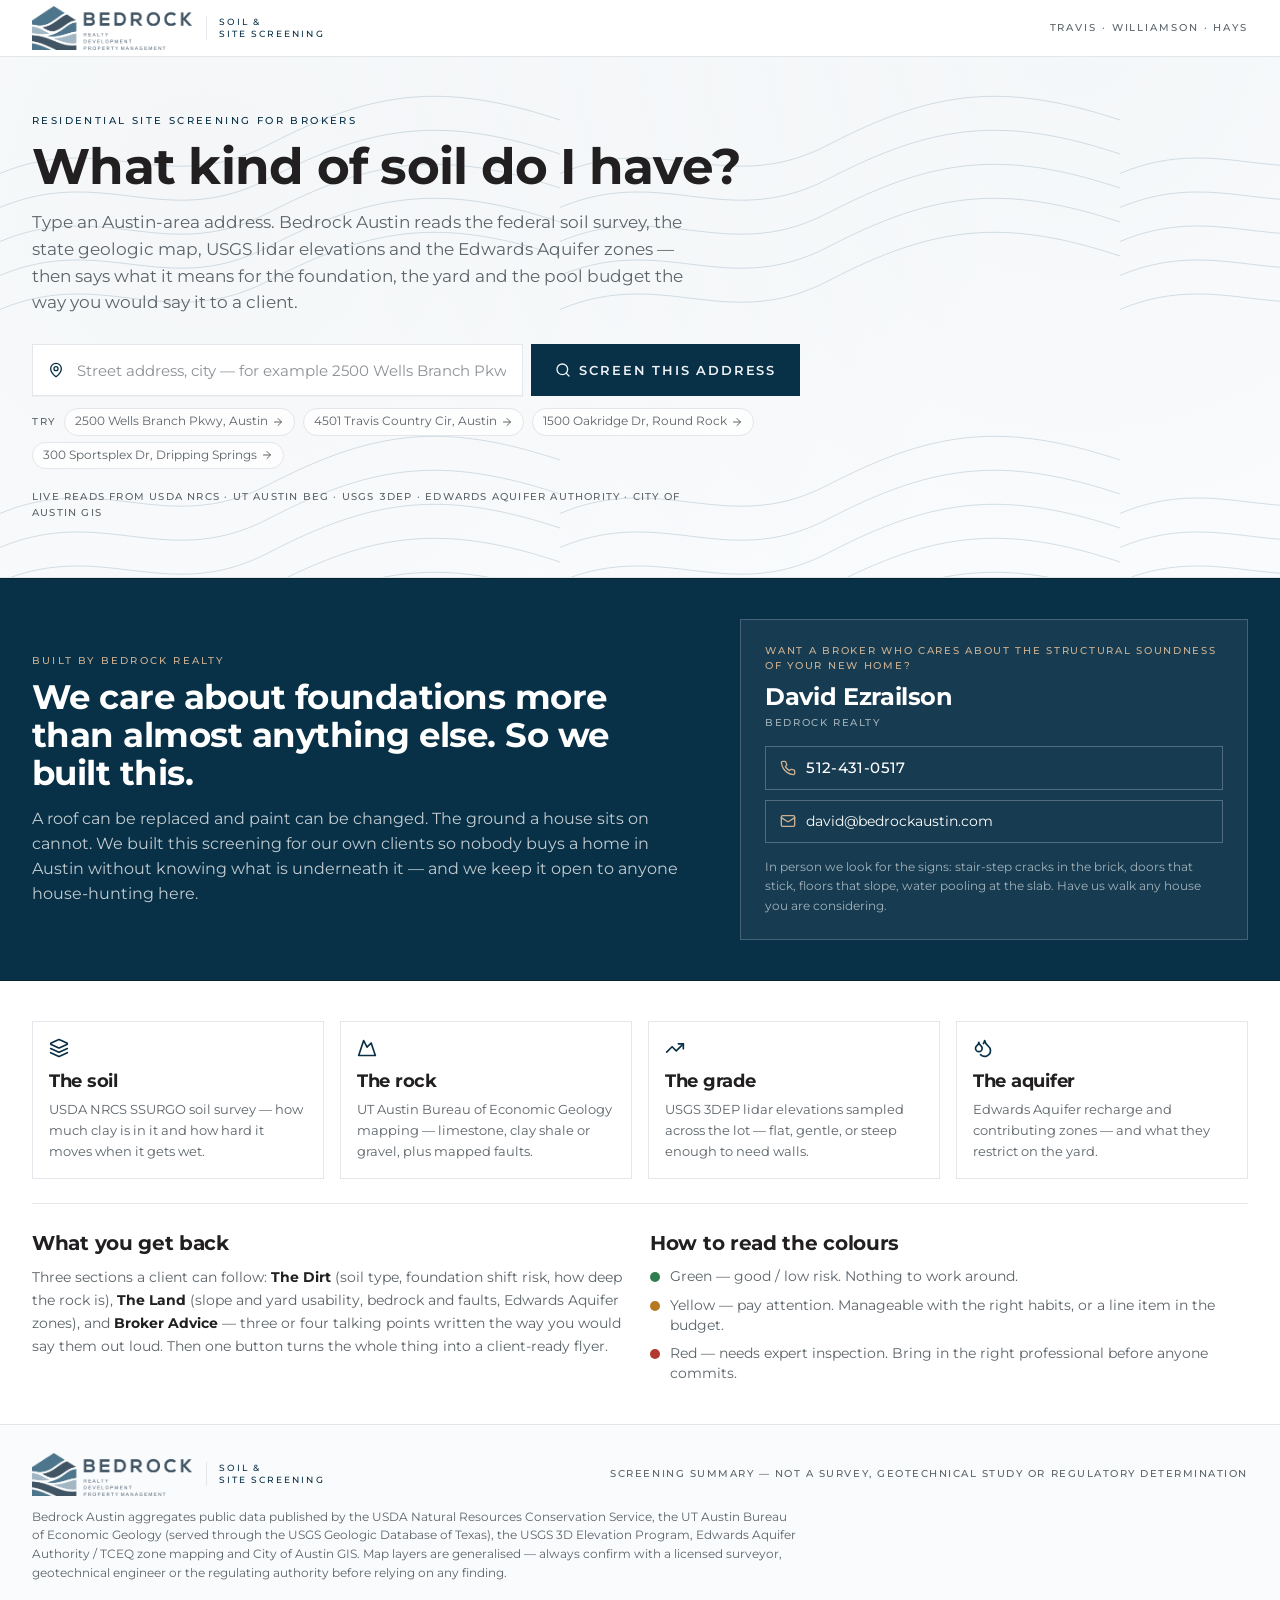
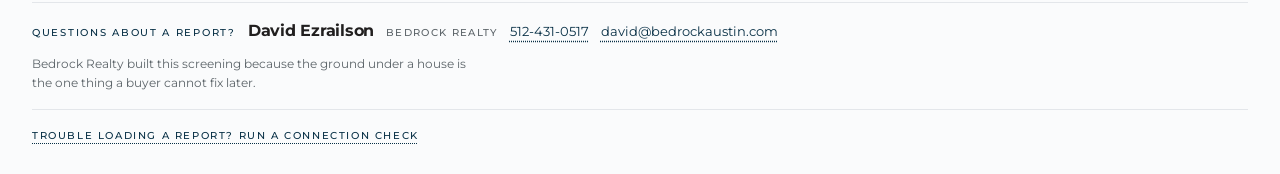
<file: index.html>
<!doctype html>
<html lang="en">

  <head>
    <meta charset="UTF-8" />
    <meta
      name="viewport"
      content="width=device-width, initial-scale=1.0, maximum-scale=5" />
    <meta name="theme-color" content="#0B6E6E" />
    <meta
      name="description"
      content="Bedrock Austin reads the soil, bedrock, slope and Edwards Aquifer mapping under an Austin-area address and explains it in plain English — a one-page screening report brokers can hand to a client." />
    <title>Bedrock Austin — Austin Metro Soil &amp; Site Risk Screening</title>
    <link rel="preconnect" href="https://fonts.googleapis.com" />
    <link rel="preconnect" href="https://fonts.gstatic.com" crossorigin />
    <link
      href="https://fonts.googleapis.com/css2?family=Montserrat:wght@400;500;600;700;800&display=swap"
      rel="stylesheet" />
    <script type="module" crossorigin src="./assets/index-CHl5ahlO.js"></script>
    <link rel="stylesheet" crossorigin href="./assets/index-B5q8c1B0.css">
  </head>

  <body>
    <div id="root"></div>
    <script src="/api/platform/config.js"></script>

  </body>

</html>
</file>
<file: assets/index-B5q8c1B0.css>
.leaflet-pane,.leaflet-tile,.leaflet-marker-icon,.leaflet-marker-shadow,.leaflet-tile-container,.leaflet-pane>svg,.leaflet-pane>canvas,.leaflet-zoom-box,.leaflet-image-layer,.leaflet-layer{position:absolute;left:0;top:0}.leaflet-container{overflow:hidden}.leaflet-tile,.leaflet-marker-icon,.leaflet-marker-shadow{-webkit-user-select:none;-moz-user-select:none;user-select:none;-webkit-user-drag:none}.leaflet-tile::selection{background:transparent}.leaflet-safari .leaflet-tile{image-rendering:-webkit-optimize-contrast}.leaflet-safari .leaflet-tile-container{width:1600px;height:1600px;-webkit-transform-origin:0 0}.leaflet-marker-icon,.leaflet-marker-shadow{display:block}.leaflet-container .leaflet-overlay-pane svg{max-width:none!important;max-height:none!important}.leaflet-container .leaflet-marker-pane img,.leaflet-container .leaflet-shadow-pane img,.leaflet-container .leaflet-tile-pane img,.leaflet-container img.leaflet-image-layer,.leaflet-container .leaflet-tile{max-width:none!important;max-height:none!important;width:auto;padding:0}.leaflet-container img.leaflet-tile{mix-blend-mode:plus-lighter}.leaflet-container.leaflet-touch-zoom{-ms-touch-action:pan-x pan-y;touch-action:pan-x pan-y}.leaflet-container.leaflet-touch-drag{-ms-touch-action:pinch-zoom;touch-action:none;touch-action:pinch-zoom}.leaflet-container.leaflet-touch-drag.leaflet-touch-zoom{-ms-touch-action:none;touch-action:none}.leaflet-container{-webkit-tap-highlight-color:transparent}.leaflet-container a{-webkit-tap-highlight-color:rgba(51,181,229,.4)}.leaflet-tile{filter:inherit;visibility:hidden}.leaflet-tile-loaded{visibility:inherit}.leaflet-zoom-box{width:0;height:0;-moz-box-sizing:border-box;box-sizing:border-box;z-index:800}.leaflet-overlay-pane svg{-moz-user-select:none}.leaflet-pane{z-index:400}.leaflet-tile-pane{z-index:200}.leaflet-overlay-pane{z-index:400}.leaflet-shadow-pane{z-index:500}.leaflet-marker-pane{z-index:600}.leaflet-tooltip-pane{z-index:650}.leaflet-popup-pane{z-index:700}.leaflet-map-pane canvas{z-index:100}.leaflet-map-pane svg{z-index:200}.leaflet-vml-shape{width:1px;height:1px}.lvml{behavior:url(#default#VML);display:inline-block;position:absolute}.leaflet-control{position:relative;z-index:800;pointer-events:visiblePainted;pointer-events:auto}.leaflet-top,.leaflet-bottom{position:absolute;z-index:1000;pointer-events:none}.leaflet-top{top:0}.leaflet-right{right:0}.leaflet-bottom{bottom:0}.leaflet-left{left:0}.leaflet-control{float:left;clear:both}.leaflet-right .leaflet-control{float:right}.leaflet-top .leaflet-control{margin-top:10px}.leaflet-bottom .leaflet-control{margin-bottom:10px}.leaflet-left .leaflet-control{margin-left:10px}.leaflet-right .leaflet-control{margin-right:10px}.leaflet-fade-anim .leaflet-popup{opacity:0;-webkit-transition:opacity .2s linear;-moz-transition:opacity .2s linear;transition:opacity .2s linear}.leaflet-fade-anim .leaflet-map-pane .leaflet-popup{opacity:1}.leaflet-zoom-animated{-webkit-transform-origin:0 0;-ms-transform-origin:0 0;transform-origin:0 0}svg.leaflet-zoom-animated{will-change:transform}.leaflet-zoom-anim .leaflet-zoom-animated{-webkit-transition:-webkit-transform .25s cubic-bezier(0,0,.25,1);-moz-transition:-moz-transform .25s cubic-bezier(0,0,.25,1);transition:transform .25s cubic-bezier(0,0,.25,1)}.leaflet-zoom-anim .leaflet-tile,.leaflet-pan-anim .leaflet-tile{-webkit-transition:none;-moz-transition:none;transition:none}.leaflet-zoom-anim .leaflet-zoom-hide{visibility:hidden}.leaflet-interactive{cursor:pointer}.leaflet-grab{cursor:-webkit-grab;cursor:-moz-grab;cursor:grab}.leaflet-crosshair,.leaflet-crosshair .leaflet-interactive{cursor:crosshair}.leaflet-popup-pane,.leaflet-control{cursor:auto}.leaflet-dragging .leaflet-grab,.leaflet-dragging .leaflet-grab .leaflet-interactive,.leaflet-dragging .leaflet-marker-draggable{cursor:move;cursor:-webkit-grabbing;cursor:-moz-grabbing;cursor:grabbing}.leaflet-marker-icon,.leaflet-marker-shadow,.leaflet-image-layer,.leaflet-pane>svg path,.leaflet-tile-container{pointer-events:none}.leaflet-marker-icon.leaflet-interactive,.leaflet-image-layer.leaflet-interactive,.leaflet-pane>svg path.leaflet-interactive,svg.leaflet-image-layer.leaflet-interactive path{pointer-events:visiblePainted;pointer-events:auto}.leaflet-container{background:#ddd;outline-offset:1px}.leaflet-container a{color:#0078a8}.leaflet-zoom-box{border:2px dotted #38f;background:#ffffff80}.leaflet-container{font-family:Helvetica Neue,Arial,Helvetica,sans-serif;font-size:12px;font-size:.75rem;line-height:1.5}.leaflet-bar{box-shadow:0 1px 5px #000000a6;border-radius:4px}.leaflet-bar a{background-color:#fff;border-bottom:1px solid #ccc;width:26px;height:26px;line-height:26px;display:block;text-align:center;text-decoration:none;color:#000}.leaflet-bar a,.leaflet-control-layers-toggle{background-position:50% 50%;background-repeat:no-repeat;display:block}.leaflet-bar a:hover,.leaflet-bar a:focus{background-color:#f4f4f4}.leaflet-bar a:first-child{border-top-left-radius:4px;border-top-right-radius:4px}.leaflet-bar a:last-child{border-bottom-left-radius:4px;border-bottom-right-radius:4px;border-bottom:none}.leaflet-bar a.leaflet-disabled{cursor:default;background-color:#f4f4f4;color:#bbb}.leaflet-touch .leaflet-bar a{width:30px;height:30px;line-height:30px}.leaflet-touch .leaflet-bar a:first-child{border-top-left-radius:2px;border-top-right-radius:2px}.leaflet-touch .leaflet-bar a:last-child{border-bottom-left-radius:2px;border-bottom-right-radius:2px}.leaflet-control-zoom-in,.leaflet-control-zoom-out{font:700 18px Lucida Console,Monaco,monospace;text-indent:1px}.leaflet-touch .leaflet-control-zoom-in,.leaflet-touch .leaflet-control-zoom-out{font-size:22px}.leaflet-control-layers{box-shadow:0 1px 5px #0006;background:#fff;border-radius:5px}.leaflet-control-layers-toggle{background-image:url([data-uri]);width:36px;height:36px}.leaflet-retina .leaflet-control-layers-toggle{background-image:url([data-uri]);background-size:26px 26px}.leaflet-touch .leaflet-control-layers-toggle{width:44px;height:44px}.leaflet-control-layers .leaflet-control-layers-list,.leaflet-control-layers-expanded .leaflet-control-layers-toggle{display:none}.leaflet-control-layers-expanded .leaflet-control-layers-list{display:block;position:relative}.leaflet-control-layers-expanded{padding:6px 10px 6px 6px;color:#333;background:#fff}.leaflet-control-layers-scrollbar{overflow-y:scroll;overflow-x:hidden;padding-right:5px}.leaflet-control-layers-selector{margin-top:2px;position:relative;top:1px}.leaflet-control-layers label{display:block;font-size:13px;font-size:1.08333em}.leaflet-control-layers-separator{height:0;border-top:1px solid #ddd;margin:5px -10px 5px -6px}.leaflet-default-icon-path{background-image:url([data-uri])}.leaflet-container .leaflet-control-attribution{background:#fff;background:#fffc;margin:0}.leaflet-control-attribution,.leaflet-control-scale-line{padding:0 5px;color:#333;line-height:1.4}.leaflet-control-attribution a{text-decoration:none}.leaflet-control-attribution a:hover,.leaflet-control-attribution a:focus{text-decoration:underline}.leaflet-attribution-flag{display:inline!important;vertical-align:baseline!important;width:1em;height:.6669em}.leaflet-left .leaflet-control-scale{margin-left:5px}.leaflet-bottom .leaflet-control-scale{margin-bottom:5px}.leaflet-control-scale-line{border:2px solid #777;border-top:none;line-height:1.1;padding:2px 5px 1px;white-space:nowrap;-moz-box-sizing:border-box;box-sizing:border-box;background:#fffc;text-shadow:1px 1px #fff}.leaflet-control-scale-line:not(:first-child){border-top:2px solid #777;border-bottom:none;margin-top:-2px}.leaflet-control-scale-line:not(:first-child):not(:last-child){border-bottom:2px solid #777}.leaflet-touch .leaflet-control-attribution,.leaflet-touch .leaflet-control-layers,.leaflet-touch .leaflet-bar{box-shadow:none}.leaflet-touch .leaflet-control-layers,.leaflet-touch .leaflet-bar{border:2px solid rgba(0,0,0,.2);background-clip:padding-box}.leaflet-popup{position:absolute;text-align:center;margin-bottom:20px}.leaflet-popup-content-wrapper{padding:1px;text-align:left;border-radius:12px}.leaflet-popup-content{margin:13px 24px 13px 20px;line-height:1.3;font-size:13px;font-size:1.08333em;min-height:1px}.leaflet-popup-content p{margin:1.3em 0}.leaflet-popup-tip-container{width:40px;height:20px;position:absolute;left:50%;margin-top:-1px;margin-left:-20px;overflow:hidden;pointer-events:none}.leaflet-popup-tip{width:17px;height:17px;padding:1px;margin:-10px auto 0;pointer-events:auto;-webkit-transform:rotate(45deg);-moz-transform:rotate(45deg);-ms-transform:rotate(45deg);transform:rotate(45deg)}.leaflet-popup-content-wrapper,.leaflet-popup-tip{background:#fff;color:#333;box-shadow:0 3px 14px #0006}.leaflet-container a.leaflet-popup-close-button{position:absolute;top:0;right:0;border:none;text-align:center;width:24px;height:24px;font:16px/24px Tahoma,Verdana,sans-serif;color:#757575;text-decoration:none;background:transparent}.leaflet-container a.leaflet-popup-close-button:hover,.leaflet-container a.leaflet-popup-close-button:focus{color:#585858}.leaflet-popup-scrolled{overflow:auto}.leaflet-oldie .leaflet-popup-content-wrapper{-ms-zoom:1}.leaflet-oldie .leaflet-popup-tip{width:24px;margin:0 auto;-ms-filter:"progid:DXImageTransform.Microsoft.Matrix(M11=0.70710678, M12=0.70710678, M21=-0.70710678, M22=0.70710678)";filter:progid:DXImageTransform.Microsoft.Matrix(M11=.70710678,M12=.70710678,M21=-.70710678,M22=.70710678)}.leaflet-oldie .leaflet-control-zoom,.leaflet-oldie .leaflet-control-layers,.leaflet-oldie .leaflet-popup-content-wrapper,.leaflet-oldie .leaflet-popup-tip{border:1px solid #999}.leaflet-div-icon{background:#fff;border:1px solid #666}.leaflet-tooltip{position:absolute;padding:6px;background-color:#fff;border:1px solid #fff;border-radius:3px;color:#222;white-space:nowrap;-webkit-user-select:none;-moz-user-select:none;-ms-user-select:none;user-select:none;pointer-events:none;box-shadow:0 1px 3px #0006}.leaflet-tooltip.leaflet-interactive{cursor:pointer;pointer-events:auto}.leaflet-tooltip-top:before,.leaflet-tooltip-bottom:before,.leaflet-tooltip-left:before,.leaflet-tooltip-right:before{position:absolute;pointer-events:none;border:6px solid transparent;background:transparent;content:""}.leaflet-tooltip-bottom{margin-top:6px}.leaflet-tooltip-top{margin-top:-6px}.leaflet-tooltip-bottom:before,.leaflet-tooltip-top:before{left:50%;margin-left:-6px}.leaflet-tooltip-top:before{bottom:0;margin-bottom:-12px;border-top-color:#fff}.leaflet-tooltip-bottom:before{top:0;margin-top:-12px;margin-left:-6px;border-bottom-color:#fff}.leaflet-tooltip-left{margin-left:-6px}.leaflet-tooltip-right{margin-left:6px}.leaflet-tooltip-left:before,.leaflet-tooltip-right:before{top:50%;margin-top:-6px}.leaflet-tooltip-left:before{right:0;margin-right:-12px;border-left-color:#fff}.leaflet-tooltip-right:before{left:0;margin-left:-12px;border-right-color:#fff}@media print{.leaflet-control{-webkit-print-color-adjust:exact;print-color-adjust:exact}}/*! tailwindcss v4.1.14 | MIT License | https://tailwindcss.com */@layer properties{@supports (((-webkit-hyphens:none)) and (not (margin-trim:inline))) or ((-moz-orient:inline) and (not (color:rgb(from red r g b)))){*,:before,:after,::backdrop{--tw-translate-x:0;--tw-translate-y:0;--tw-translate-z:0;--tw-rotate-x:initial;--tw-rotate-y:initial;--tw-rotate-z:initial;--tw-skew-x:initial;--tw-skew-y:initial;--tw-space-y-reverse:0;--tw-space-x-reverse:0;--tw-divide-y-reverse:0;--tw-border-style:solid;--tw-gradient-position:initial;--tw-gradient-from:#0000;--tw-gradient-via:#0000;--tw-gradient-to:#0000;--tw-gradient-stops:initial;--tw-gradient-via-stops:initial;--tw-gradient-from-position:0%;--tw-gradient-via-position:50%;--tw-gradient-to-position:100%;--tw-leading:initial;--tw-font-weight:initial;--tw-tracking:initial;--tw-ordinal:initial;--tw-slashed-zero:initial;--tw-numeric-figure:initial;--tw-numeric-spacing:initial;--tw-numeric-fraction:initial;--tw-shadow:0 0 #0000;--tw-shadow-color:initial;--tw-shadow-alpha:100%;--tw-inset-shadow:0 0 #0000;--tw-inset-shadow-color:initial;--tw-inset-shadow-alpha:100%;--tw-ring-color:initial;--tw-ring-shadow:0 0 #0000;--tw-inset-ring-color:initial;--tw-inset-ring-shadow:0 0 #0000;--tw-ring-inset:initial;--tw-ring-offset-width:0px;--tw-ring-offset-color:#fff;--tw-ring-offset-shadow:0 0 #0000;--tw-outline-style:solid;--tw-backdrop-blur:initial;--tw-backdrop-brightness:initial;--tw-backdrop-contrast:initial;--tw-backdrop-grayscale:initial;--tw-backdrop-hue-rotate:initial;--tw-backdrop-invert:initial;--tw-backdrop-opacity:initial;--tw-backdrop-saturate:initial;--tw-backdrop-sepia:initial;--tw-duration:initial;--tw-ease:initial;--tw-content:"";--tw-animation-delay:0s;--tw-animation-direction:normal;--tw-animation-duration:initial;--tw-animation-fill-mode:none;--tw-animation-iteration-count:1;--tw-enter-blur:0;--tw-enter-opacity:1;--tw-enter-rotate:0;--tw-enter-scale:1;--tw-enter-translate-x:0;--tw-enter-translate-y:0;--tw-exit-blur:0;--tw-exit-opacity:1;--tw-exit-rotate:0;--tw-exit-scale:1;--tw-exit-translate-x:0;--tw-exit-translate-y:0}}}@layer theme{:root,:host{--font-sans:ui-sans-serif,system-ui,sans-serif,"Apple Color Emoji","Segoe UI Emoji","Segoe UI Symbol","Noto Color Emoji";--font-mono:ui-monospace,SFMono-Regular,Menlo,Monaco,Consolas,"Liberation Mono","Courier New",monospace;--color-red-100:oklch(93.6% .032 17.717);--color-red-500:oklch(63.7% .237 25.331);--color-blue-50:oklch(97% .014 254.604);--color-blue-300:oklch(80.9% .105 251.813);--color-blue-500:oklch(62.3% .214 259.815);--color-blue-600:oklch(54.6% .245 262.881);--color-blue-700:oklch(48.8% .243 264.376);--color-blue-800:oklch(42.4% .199 265.638);--color-slate-50:oklch(98.4% .003 247.858);--color-slate-100:oklch(96.8% .007 247.896);--color-slate-600:oklch(44.6% .043 257.281);--color-slate-700:oklch(37.2% .044 257.287);--color-slate-900:oklch(20.8% .042 265.755);--color-black:#000;--color-white:#fff;--spacing:.25rem;--container-xs:20rem;--container-sm:24rem;--container-md:28rem;--container-lg:32rem;--container-2xl:42rem;--container-3xl:48rem;--container-6xl:72rem;--text-xs:.75rem;--text-xs--line-height:calc(1/.75);--text-sm:.875rem;--text-sm--line-height:calc(1.25/.875);--text-base:1rem;--text-base--line-height: 1.5 ;--text-lg:1.125rem;--text-lg--line-height:calc(1.75/1.125);--text-xl:1.25rem;--text-xl--line-height:calc(1.75/1.25);--text-2xl:1.5rem;--text-2xl--line-height:calc(2/1.5);--text-3xl:1.875rem;--text-3xl--line-height: 1.2 ;--text-4xl:2.25rem;--text-4xl--line-height:calc(2.5/2.25);--font-weight-normal:400;--font-weight-medium:500;--font-weight-semibold:600;--font-weight-bold:700;--tracking-tight:-.025em;--tracking-wide:.025em;--tracking-widest:.1em;--leading-tight:1.25;--leading-snug:1.375;--leading-normal:1.5;--leading-relaxed:1.625;--radius-xs:.125rem;--ease-in-out:cubic-bezier(.4,0,.2,1);--animate-spin:spin 1s linear infinite;--animate-pulse:pulse 2s cubic-bezier(.4,0,.6,1)infinite;--blur-sm:8px;--blur-2xl:40px;--aspect-video:16/9;--default-transition-duration:.15s;--default-transition-timing-function:cubic-bezier(.4,0,.2,1);--default-font-family:var(--font-sans);--default-mono-font-family:var(--font-mono);--color-border:var(--border);--font-display:var(--font-display);--font-body:var(--font-body)}}@layer base{*,:after,:before,::backdrop{box-sizing:border-box;border:0 solid;margin:0;padding:0}::file-selector-button{box-sizing:border-box;border:0 solid;margin:0;padding:0}html,:host{-webkit-text-size-adjust:100%;tab-size:4;line-height:1.5;font-family:var(--default-font-family,ui-sans-serif,system-ui,sans-serif,"Apple Color Emoji","Segoe UI Emoji","Segoe UI Symbol","Noto Color Emoji");font-feature-settings:var(--default-font-feature-settings,normal);font-variation-settings:var(--default-font-variation-settings,normal);-webkit-tap-highlight-color:transparent}hr{height:0;color:inherit;border-top-width:1px}abbr:where([title]){-webkit-text-decoration:underline dotted;text-decoration:underline dotted}h1,h2,h3,h4,h5,h6{font-size:inherit;font-weight:inherit}a{color:inherit;-webkit-text-decoration:inherit;text-decoration:inherit}b,strong{font-weight:bolder}code,kbd,samp,pre{font-family:var(--default-mono-font-family,ui-monospace,SFMono-Regular,Menlo,Monaco,Consolas,"Liberation Mono","Courier New",monospace);font-feature-settings:var(--default-mono-font-feature-settings,normal);font-variation-settings:var(--default-mono-font-variation-settings,normal);font-size:1em}small{font-size:80%}sub,sup{vertical-align:baseline;font-size:75%;line-height:0;position:relative}sub{bottom:-.25em}sup{top:-.5em}table{text-indent:0;border-color:inherit;border-collapse:collapse}:-moz-focusring{outline:auto}progress{vertical-align:baseline}summary{display:list-item}ol,ul,menu{list-style:none}img,svg,video,canvas,audio,iframe,embed,object{vertical-align:middle;display:block}img,video{max-width:100%;height:auto}button,input,select,optgroup,textarea{font:inherit;font-feature-settings:inherit;font-variation-settings:inherit;letter-spacing:inherit;color:inherit;opacity:1;background-color:#0000;border-radius:0}::file-selector-button{font:inherit;font-feature-settings:inherit;font-variation-settings:inherit;letter-spacing:inherit;color:inherit;opacity:1;background-color:#0000;border-radius:0}:where(select:is([multiple],[size])) optgroup{font-weight:bolder}:where(select:is([multiple],[size])) optgroup option{padding-inline-start:20px}::file-selector-button{margin-inline-end:4px}::placeholder{opacity:1}@supports (not ((-webkit-appearance:-apple-pay-button))) or (contain-intrinsic-size:1px){::placeholder{color:currentColor}@supports (color:color-mix(in lab,red,red)){::placeholder{color:color-mix(in oklab,currentcolor 50%,transparent)}}}textarea{resize:vertical}::-webkit-search-decoration{-webkit-appearance:none}::-webkit-date-and-time-value{min-height:1lh;text-align:inherit}::-webkit-datetime-edit{display:inline-flex}::-webkit-datetime-edit-fields-wrapper{padding:0}::-webkit-datetime-edit{padding-block:0}::-webkit-datetime-edit-year-field{padding-block:0}::-webkit-datetime-edit-month-field{padding-block:0}::-webkit-datetime-edit-day-field{padding-block:0}::-webkit-datetime-edit-hour-field{padding-block:0}::-webkit-datetime-edit-minute-field{padding-block:0}::-webkit-datetime-edit-second-field{padding-block:0}::-webkit-datetime-edit-millisecond-field{padding-block:0}::-webkit-datetime-edit-meridiem-field{padding-block:0}::-webkit-calendar-picker-indicator{line-height:1}:-moz-ui-invalid{box-shadow:none}button,input:where([type=button],[type=reset],[type=submit]){appearance:button}::file-selector-button{appearance:button}::-webkit-inner-spin-button{height:auto}::-webkit-outer-spin-button{height:auto}[hidden]:where(:not([hidden=until-found])){display:none!important}*{border-color:var(--border);outline-color:var(--ring)}@supports (color:color-mix(in lab,red,red)){*{outline-color:color-mix(in oklab,var(--ring)50%,transparent)}}body{background-color:var(--background);color:var(--foreground)}button:not(:disabled),[role=button]:not([aria-disabled=true]),[type=button]:not(:disabled),[type=submit]:not(:disabled),[type=reset]:not(:disabled),a[href],select:not(:disabled),input[type=checkbox]:not(:disabled),input[type=radio]:not(:disabled){cursor:pointer}body{font-family:var(--font-body);-webkit-font-smoothing:antialiased}::selection{background:#08304624}}@layer components{.container{width:100%;margin-left:auto;margin-right:auto;padding-left:1rem;padding-right:1rem}.flex{min-width:0;min-height:0}@media (min-width:640px){.container{padding-left:1.5rem;padding-right:1.5rem}}@media (min-width:1024px){.container{max-width:1280px;padding-left:2rem;padding-right:2rem}}}@layer utilities{.\@container\/card-header{container:card-header/inline-size}.\@container\/field-group{container:field-group/inline-size}.pointer-events-auto{pointer-events:auto}.pointer-events-none{pointer-events:none}.invisible{visibility:hidden}.sr-only{clip-path:inset(50%);white-space:nowrap;border-width:0;width:1px;height:1px;margin:-1px;padding:0;position:absolute;overflow:hidden}.absolute{position:absolute}.fixed{position:fixed}.relative{position:relative}.static{position:static}.sticky{position:sticky}.inset-0{inset:calc(var(--spacing)*0)}.inset-x-0{inset-inline:calc(var(--spacing)*0)}.inset-x-3{inset-inline:calc(var(--spacing)*3)}.inset-y-0{inset-block:calc(var(--spacing)*0)}.-top-12{top:calc(var(--spacing)*-12)}.top-0{top:calc(var(--spacing)*0)}.top-1\.5{top:calc(var(--spacing)*1.5)}.top-1\/2{top:50%}.top-3{top:calc(var(--spacing)*3)}.top-3\.5{top:calc(var(--spacing)*3.5)}.top-4{top:calc(var(--spacing)*4)}.top-5{top:calc(var(--spacing)*5)}.top-\[1px\]{top:1px}.top-\[50\%\]{top:50%}.top-\[60\%\]{top:60%}.top-full{top:100%}.-right-12{right:calc(var(--spacing)*-12)}.right-0{right:calc(var(--spacing)*0)}.right-1{right:calc(var(--spacing)*1)}.right-2{right:calc(var(--spacing)*2)}.right-3{right:calc(var(--spacing)*3)}.right-4{right:calc(var(--spacing)*4)}.-bottom-12{bottom:calc(var(--spacing)*-12)}.bottom-0{bottom:calc(var(--spacing)*0)}.bottom-3{bottom:calc(var(--spacing)*3)}.bottom-4{bottom:calc(var(--spacing)*4)}.-left-12{left:calc(var(--spacing)*-12)}.left-0{left:calc(var(--spacing)*0)}.left-1\/2{left:50%}.left-2{left:calc(var(--spacing)*2)}.left-3{left:calc(var(--spacing)*3)}.left-4{left:calc(var(--spacing)*4)}.left-\[50\%\]{left:50%}.isolate{isolation:isolate}.z-10{z-index:10}.z-20{z-index:20}.z-30{z-index:30}.z-40{z-index:40}.z-50{z-index:50}.z-\[1\]{z-index:1}.z-\[400\]{z-index:400}.order-first{order:-9999}.order-last{order:9999}.col-start-2{grid-column-start:2}.row-span-2{grid-row:span 2/span 2}.row-start-1{grid-row-start:1}.container{width:100%}@media (min-width:40rem){.container{max-width:40rem}}@media (min-width:48rem){.container{max-width:48rem}}@media (min-width:64rem){.container{max-width:64rem}}@media (min-width:80rem){.container{max-width:80rem}}@media (min-width:96rem){.container{max-width:96rem}}.\!m-0{margin:calc(var(--spacing)*0)!important}.-mx-1{margin-inline:calc(var(--spacing)*-1)}.mx-2{margin-inline:calc(var(--spacing)*2)}.mx-3\.5{margin-inline:calc(var(--spacing)*3.5)}.mx-4{margin-inline:calc(var(--spacing)*4)}.mx-auto{margin-inline:auto}.-my-2{margin-block:calc(var(--spacing)*-2)}.my-0{margin-block:calc(var(--spacing)*0)}.my-0\.5{margin-block:calc(var(--spacing)*.5)}.my-1{margin-block:calc(var(--spacing)*1)}.-mt-4{margin-top:calc(var(--spacing)*-4)}.mt-0\.5{margin-top:calc(var(--spacing)*.5)}.mt-1{margin-top:calc(var(--spacing)*1)}.mt-1\.5{margin-top:calc(var(--spacing)*1.5)}.mt-2{margin-top:calc(var(--spacing)*2)}.mt-2\.5{margin-top:calc(var(--spacing)*2.5)}.mt-3{margin-top:calc(var(--spacing)*3)}.mt-3\.5{margin-top:calc(var(--spacing)*3.5)}.mt-4{margin-top:calc(var(--spacing)*4)}.mt-5{margin-top:calc(var(--spacing)*5)}.mt-6{margin-top:calc(var(--spacing)*6)}.mt-7{margin-top:calc(var(--spacing)*7)}.mt-12{margin-top:calc(var(--spacing)*12)}.mt-\[7px\]{margin-top:7px}.mt-auto{margin-top:auto}.mr-1{margin-right:calc(var(--spacing)*1)}.mr-2{margin-right:calc(var(--spacing)*2)}.mb-1{margin-bottom:calc(var(--spacing)*1)}.mb-2{margin-bottom:calc(var(--spacing)*2)}.mb-3{margin-bottom:calc(var(--spacing)*3)}.mb-4{margin-bottom:calc(var(--spacing)*4)}.mb-6{margin-bottom:calc(var(--spacing)*6)}.mb-8{margin-bottom:calc(var(--spacing)*8)}.-ml-4{margin-left:calc(var(--spacing)*-4)}.ml-1{margin-left:calc(var(--spacing)*1)}.ml-2{margin-left:calc(var(--spacing)*2)}.ml-4{margin-left:calc(var(--spacing)*4)}.ml-auto{margin-left:auto}.line-clamp-1{-webkit-line-clamp:1;-webkit-box-orient:vertical;display:-webkit-box;overflow:hidden}.line-clamp-2{-webkit-line-clamp:2;-webkit-box-orient:vertical;display:-webkit-box;overflow:hidden}.block{display:block}.flex{display:flex}.grid{display:grid}.hidden{display:none}.inline{display:inline}.inline-flex{display:inline-flex}.table{display:table}.table-caption{display:table-caption}.table-cell{display:table-cell}.table-row{display:table-row}.field-sizing-content{field-sizing:content}.aspect-square{aspect-ratio:1}.aspect-video{aspect-ratio:var(--aspect-video)}.size-\(--cell-size\){width:var(--cell-size);height:var(--cell-size)}.size-2{width:calc(var(--spacing)*2);height:calc(var(--spacing)*2)}.size-2\.5{width:calc(var(--spacing)*2.5);height:calc(var(--spacing)*2.5)}.size-3{width:calc(var(--spacing)*3);height:calc(var(--spacing)*3)}.size-3\.5{width:calc(var(--spacing)*3.5);height:calc(var(--spacing)*3.5)}.size-4{width:calc(var(--spacing)*4);height:calc(var(--spacing)*4)}.size-6{width:calc(var(--spacing)*6);height:calc(var(--spacing)*6)}.size-7{width:calc(var(--spacing)*7);height:calc(var(--spacing)*7)}.size-8{width:calc(var(--spacing)*8);height:calc(var(--spacing)*8)}.size-9{width:calc(var(--spacing)*9);height:calc(var(--spacing)*9)}.size-10{width:calc(var(--spacing)*10);height:calc(var(--spacing)*10)}.size-12{width:calc(var(--spacing)*12);height:calc(var(--spacing)*12)}.size-auto{width:auto;height:auto}.size-full{width:100%;height:100%}.h-\(--cell-size\){height:var(--cell-size)}.h-1{height:calc(var(--spacing)*1)}.h-1\.5{height:calc(var(--spacing)*1.5)}.h-2{height:calc(var(--spacing)*2)}.h-2\.5{height:calc(var(--spacing)*2.5)}.h-3{height:calc(var(--spacing)*3)}.h-4{height:calc(var(--spacing)*4)}.h-5{height:calc(var(--spacing)*5)}.h-6{height:calc(var(--spacing)*6)}.h-7{height:calc(var(--spacing)*7)}.h-8{height:calc(var(--spacing)*8)}.h-9{height:calc(var(--spacing)*9)}.h-10{height:calc(var(--spacing)*10)}.h-11{height:calc(var(--spacing)*11)}.h-12{height:calc(var(--spacing)*12)}.h-13{height:calc(var(--spacing)*13)}.h-14{height:calc(var(--spacing)*14)}.h-16{height:calc(var(--spacing)*16)}.h-32{height:calc(var(--spacing)*32)}.h-64{height:calc(var(--spacing)*64)}.h-\[1\.15rem\]{height:1.15rem}.h-\[38px\]{height:38px}.h-\[190px\]{height:190px}.h-\[200px\]{height:200px}.h-\[248px\]{height:248px}.h-\[500px\]{height:500px}.h-\[calc\(100\%-1px\)\]{height:calc(100% - 1px)}.h-\[var\(--radix-navigation-menu-viewport-height\)\]{height:var(--radix-navigation-menu-viewport-height)}.h-\[var\(--radix-select-trigger-height\)\]{height:var(--radix-select-trigger-height)}.h-auto{height:auto}.h-full{height:100%}.h-px{height:1px}.h-svh{height:100svh}.max-h-\(--radix-context-menu-content-available-height\){max-height:var(--radix-context-menu-content-available-height)}.max-h-\(--radix-dropdown-menu-content-available-height\){max-height:var(--radix-dropdown-menu-content-available-height)}.max-h-\(--radix-select-content-available-height\){max-height:var(--radix-select-content-available-height)}.max-h-32{max-height:calc(var(--spacing)*32)}.max-h-\[300px\]{max-height:300px}.min-h-0{min-height:calc(var(--spacing)*0)}.min-h-4{min-height:calc(var(--spacing)*4)}.min-h-9{min-height:calc(var(--spacing)*9)}.min-h-16{min-height:calc(var(--spacing)*16)}.min-h-\[200px\]{min-height:200px}.min-h-screen{min-height:100vh}.min-h-svh{min-height:100svh}.w-\(--cell-size\){width:var(--cell-size)}.w-\(--sidebar-width\){width:var(--sidebar-width)}.w-0{width:calc(var(--spacing)*0)}.w-1{width:calc(var(--spacing)*1)}.w-1\.5{width:calc(var(--spacing)*1.5)}.w-1\/2{width:50%}.w-2{width:calc(var(--spacing)*2)}.w-2\.5{width:calc(var(--spacing)*2.5)}.w-3{width:calc(var(--spacing)*3)}.w-3\/4{width:75%}.w-4{width:calc(var(--spacing)*4)}.w-5{width:calc(var(--spacing)*5)}.w-8{width:calc(var(--spacing)*8)}.w-9{width:calc(var(--spacing)*9)}.w-10{width:calc(var(--spacing)*10)}.w-11{width:calc(var(--spacing)*11)}.w-16{width:calc(var(--spacing)*16)}.w-20{width:calc(var(--spacing)*20)}.w-24{width:calc(var(--spacing)*24)}.w-32{width:calc(var(--spacing)*32)}.w-48{width:calc(var(--spacing)*48)}.w-64{width:calc(var(--spacing)*64)}.w-72{width:calc(var(--spacing)*72)}.w-\[3px\]{width:3px}.w-\[38px\]{width:38px}.w-\[92px\]{width:92px}.w-\[100px\]{width:100px}.w-\[160px\]{width:160px}.w-\[186px\]{width:186px}.w-\[190px\]{width:190px}.w-\[280px\]{width:280px}.w-\[400px\]{width:400px}.w-auto{width:auto}.w-fit{width:fit-content}.w-full{width:100%}.w-max{width:max-content}.w-px{width:1px}.max-w-\(--skeleton-width\){max-width:var(--skeleton-width)}.max-w-2xl{max-width:var(--container-2xl)}.max-w-3xl{max-width:var(--container-3xl)}.max-w-6xl{max-width:var(--container-6xl)}.max-w-\[80\%\]{max-width:80%}.max-w-\[calc\(100\%-2rem\)\]{max-width:calc(100% - 2rem)}.max-w-lg{max-width:var(--container-lg)}.max-w-max{max-width:max-content}.max-w-md{max-width:var(--container-md)}.max-w-none{max-width:none}.max-w-sm{max-width:var(--container-sm)}.max-w-xs{max-width:var(--container-xs)}.min-w-\(--cell-size\){min-width:var(--cell-size)}.min-w-0{min-width:calc(var(--spacing)*0)}.min-w-5{min-width:calc(var(--spacing)*5)}.min-w-8{min-width:calc(var(--spacing)*8)}.min-w-9{min-width:calc(var(--spacing)*9)}.min-w-10{min-width:calc(var(--spacing)*10)}.min-w-\[8rem\]{min-width:8rem}.min-w-\[12rem\]{min-width:12rem}.min-w-\[var\(--radix-select-trigger-width\)\]{min-width:var(--radix-select-trigger-width)}.flex-1{flex:1}.flex-shrink-0,.shrink-0{flex-shrink:0}.grow{flex-grow:1}.grow-0{flex-grow:0}.basis-full{flex-basis:100%}.caption-bottom{caption-side:bottom}.border-collapse{border-collapse:collapse}.origin-\(--radix-context-menu-content-transform-origin\){transform-origin:var(--radix-context-menu-content-transform-origin)}.origin-\(--radix-dropdown-menu-content-transform-origin\){transform-origin:var(--radix-dropdown-menu-content-transform-origin)}.origin-\(--radix-hover-card-content-transform-origin\){transform-origin:var(--radix-hover-card-content-transform-origin)}.origin-\(--radix-menubar-content-transform-origin\){transform-origin:var(--radix-menubar-content-transform-origin)}.origin-\(--radix-popover-content-transform-origin\){transform-origin:var(--radix-popover-content-transform-origin)}.origin-\(--radix-select-content-transform-origin\){transform-origin:var(--radix-select-content-transform-origin)}.origin-\(--radix-tooltip-content-transform-origin\){transform-origin:var(--radix-tooltip-content-transform-origin)}.-translate-x-1\/2{--tw-translate-x: -50% ;translate:var(--tw-translate-x)var(--tw-translate-y)}.-translate-x-px{--tw-translate-x:-1px;translate:var(--tw-translate-x)var(--tw-translate-y)}.translate-x-\[-50\%\]{--tw-translate-x:-50%;translate:var(--tw-translate-x)var(--tw-translate-y)}.translate-x-px{--tw-translate-x:1px;translate:var(--tw-translate-x)var(--tw-translate-y)}.-translate-y-1\/2{--tw-translate-y: -50% ;translate:var(--tw-translate-x)var(--tw-translate-y)}.translate-y-0\.5{--tw-translate-y:calc(var(--spacing)*.5);translate:var(--tw-translate-x)var(--tw-translate-y)}.translate-y-\[-50\%\]{--tw-translate-y:-50%;translate:var(--tw-translate-x)var(--tw-translate-y)}.translate-y-\[calc\(-50\%_-_2px\)\]{--tw-translate-y: calc(-50% - 2px) ;translate:var(--tw-translate-x)var(--tw-translate-y)}.rotate-45{rotate:45deg}.rotate-90{rotate:90deg}.transform{transform:var(--tw-rotate-x,)var(--tw-rotate-y,)var(--tw-rotate-z,)var(--tw-skew-x,)var(--tw-skew-y,)}.animate-caret-blink{animation:1.25s ease-out infinite caret-blink}.animate-in{animation:enter var(--tw-animation-duration,var(--tw-duration,.15s))var(--tw-ease,ease)var(--tw-animation-delay,0s)var(--tw-animation-iteration-count,1)var(--tw-animation-direction,normal)var(--tw-animation-fill-mode,none)}.animate-pulse{animation:var(--animate-pulse)}.animate-spin{animation:var(--animate-spin)}.cursor-col-resize{cursor:col-resize}.cursor-default{cursor:default}.cursor-pointer{cursor:pointer}.cursor-text{cursor:text}.touch-none{touch-action:none}.resize-none{resize:none}.scroll-my-1{scroll-margin-block:calc(var(--spacing)*1)}.scroll-mt-20{scroll-margin-top:calc(var(--spacing)*20)}.scroll-py-1{scroll-padding-block:calc(var(--spacing)*1)}.list-disc{list-style-type:disc}.list-none{list-style-type:none}.auto-rows-min{grid-auto-rows:min-content}.grid-cols-1{grid-template-columns:repeat(1,minmax(0,1fr))}.grid-cols-2{grid-template-columns:repeat(2,minmax(0,1fr))}.grid-cols-3{grid-template-columns:repeat(3,minmax(0,1fr))}.grid-cols-\[0_1fr\]{grid-template-columns:0 1fr}.grid-rows-\[auto_auto\]{grid-template-rows:auto auto}.flex-col{flex-direction:column}.flex-col-reverse{flex-direction:column-reverse}.flex-row{flex-direction:row}.flex-wrap{flex-wrap:wrap}.items-baseline{align-items:baseline}.items-center{align-items:center}.items-end{align-items:flex-end}.items-start{align-items:flex-start}.items-stretch{align-items:stretch}.justify-between{justify-content:space-between}.justify-center{justify-content:center}.justify-end{justify-content:flex-end}.justify-start{justify-content:flex-start}.justify-items-start{justify-items:start}.gap-0{gap:calc(var(--spacing)*0)}.gap-0\.5{gap:calc(var(--spacing)*.5)}.gap-1{gap:calc(var(--spacing)*1)}.gap-1\.5{gap:calc(var(--spacing)*1.5)}.gap-2{gap:calc(var(--spacing)*2)}.gap-2\.5{gap:calc(var(--spacing)*2.5)}.gap-3{gap:calc(var(--spacing)*3)}.gap-4{gap:calc(var(--spacing)*4)}.gap-5{gap:calc(var(--spacing)*5)}.gap-6{gap:calc(var(--spacing)*6)}.gap-7{gap:calc(var(--spacing)*7)}.gap-8{gap:calc(var(--spacing)*8)}:where(.space-y-1>:not(:last-child)){--tw-space-y-reverse:0;margin-block-start:calc(calc(var(--spacing)*1)*var(--tw-space-y-reverse));margin-block-end:calc(calc(var(--spacing)*1)*calc(1 - var(--tw-space-y-reverse)))}:where(.space-y-2>:not(:last-child)){--tw-space-y-reverse:0;margin-block-start:calc(calc(var(--spacing)*2)*var(--tw-space-y-reverse));margin-block-end:calc(calc(var(--spacing)*2)*calc(1 - var(--tw-space-y-reverse)))}:where(.space-y-2\.5>:not(:last-child)){--tw-space-y-reverse:0;margin-block-start:calc(calc(var(--spacing)*2.5)*var(--tw-space-y-reverse));margin-block-end:calc(calc(var(--spacing)*2.5)*calc(1 - var(--tw-space-y-reverse)))}:where(.space-y-3>:not(:last-child)){--tw-space-y-reverse:0;margin-block-start:calc(calc(var(--spacing)*3)*var(--tw-space-y-reverse));margin-block-end:calc(calc(var(--spacing)*3)*calc(1 - var(--tw-space-y-reverse)))}:where(.space-y-4>:not(:last-child)){--tw-space-y-reverse:0;margin-block-start:calc(calc(var(--spacing)*4)*var(--tw-space-y-reverse));margin-block-end:calc(calc(var(--spacing)*4)*calc(1 - var(--tw-space-y-reverse)))}:where(.space-y-5>:not(:last-child)){--tw-space-y-reverse:0;margin-block-start:calc(calc(var(--spacing)*5)*var(--tw-space-y-reverse));margin-block-end:calc(calc(var(--spacing)*5)*calc(1 - var(--tw-space-y-reverse)))}:where(.space-y-6>:not(:last-child)){--tw-space-y-reverse:0;margin-block-start:calc(calc(var(--spacing)*6)*var(--tw-space-y-reverse));margin-block-end:calc(calc(var(--spacing)*6)*calc(1 - var(--tw-space-y-reverse)))}:where(.space-y-12>:not(:last-child)){--tw-space-y-reverse:0;margin-block-start:calc(calc(var(--spacing)*12)*var(--tw-space-y-reverse));margin-block-end:calc(calc(var(--spacing)*12)*calc(1 - var(--tw-space-y-reverse)))}.gap-x-2{column-gap:calc(var(--spacing)*2)}.gap-x-3{column-gap:calc(var(--spacing)*3)}.gap-x-5{column-gap:calc(var(--spacing)*5)}.gap-x-6{column-gap:calc(var(--spacing)*6)}:where(.space-x-2>:not(:last-child)){--tw-space-x-reverse:0;margin-inline-start:calc(calc(var(--spacing)*2)*var(--tw-space-x-reverse));margin-inline-end:calc(calc(var(--spacing)*2)*calc(1 - var(--tw-space-x-reverse)))}.gap-y-0\.5{row-gap:calc(var(--spacing)*.5)}.gap-y-1{row-gap:calc(var(--spacing)*1)}.gap-y-1\.5{row-gap:calc(var(--spacing)*1.5)}.gap-y-3{row-gap:calc(var(--spacing)*3)}:where(.divide-y>:not(:last-child)){--tw-divide-y-reverse:0;border-bottom-style:var(--tw-border-style);border-top-style:var(--tw-border-style);border-top-width:calc(1px*var(--tw-divide-y-reverse));border-bottom-width:calc(1px*calc(1 - var(--tw-divide-y-reverse)))}:where(.divide-rule>:not(:last-child)){border-color:var(--rule)}.self-start{align-self:flex-start}.self-stretch{align-self:stretch}.justify-self-end{justify-self:flex-end}.truncate{text-overflow:ellipsis;white-space:nowrap;overflow:hidden}.overflow-auto{overflow:auto}.overflow-hidden{overflow:hidden}.overflow-x-auto{overflow-x:auto}.overflow-x-hidden{overflow-x:hidden}.overflow-y-auto{overflow-y:auto}.rounded{border-radius:.25rem}.rounded-\[2px\]{border-radius:2px}.rounded-\[4px\]{border-radius:4px}.rounded-\[10px\]{border-radius:10px}.rounded-\[20px\]{border-radius:20px}.rounded-\[calc\(var\(--radius\)-5px\)\]{border-radius:calc(var(--radius) - 5px)}.rounded-\[inherit\]{border-radius:inherit}.rounded-full{border-radius:3.40282e38px}.rounded-lg{border-radius:var(--radius)}.rounded-md{border-radius:calc(var(--radius) - 2px)}.rounded-none{border-radius:0}.rounded-sm{border-radius:calc(var(--radius) - 4px)}.rounded-xl{border-radius:calc(var(--radius) + 4px)}.rounded-xs{border-radius:var(--radius-xs)}.rounded-l-md{border-top-left-radius:calc(var(--radius) - 2px);border-bottom-left-radius:calc(var(--radius) - 2px)}.rounded-tl-sm{border-top-left-radius:calc(var(--radius) - 4px)}.rounded-r-md{border-top-right-radius:calc(var(--radius) - 2px);border-bottom-right-radius:calc(var(--radius) - 2px)}.border{border-style:var(--tw-border-style);border-width:1px}.border-0{border-style:var(--tw-border-style);border-width:0}.border-\[1\.5px\]{border-style:var(--tw-border-style);border-width:1.5px}.border-y{border-block-style:var(--tw-border-style);border-block-width:1px}.border-t{border-top-style:var(--tw-border-style);border-top-width:1px}.border-r{border-right-style:var(--tw-border-style);border-right-width:1px}.border-r-0{border-right-style:var(--tw-border-style);border-right-width:0}.border-b{border-bottom-style:var(--tw-border-style);border-bottom-width:1px}.border-l{border-left-style:var(--tw-border-style);border-left-width:1px}.border-l-2{border-left-style:var(--tw-border-style);border-left-width:2px}.border-dashed{--tw-border-style:dashed;border-style:dashed}.border-\(--color-border\){border-color:var(--color-border)}.border-\[\#a9cdb9\]{border-color:#a9cdb9}.border-\[\#e0aca3\]{border-color:#e0aca3}.border-\[\#e2c48f\]{border-color:#e2c48f}.border-\[rgba\(0\,0\,0\,0\.08\)\]{border-color:#00000014}.border-border,.border-border\/50{border-color:var(--border)}@supports (color:color-mix(in lab,red,red)){.border-border\/50{border-color:color-mix(in oklab,var(--border)50%,transparent)}}.border-brand{border-color:var(--brand)}.border-brand-deep{border-color:var(--brand-deep)}.border-input{border-color:var(--input)}.border-paper\/20{border-color:var(--paper)}@supports (color:color-mix(in lab,red,red)){.border-paper\/20{border-color:color-mix(in oklab,var(--paper)20%,transparent)}}.border-paper\/25{border-color:var(--paper)}@supports (color:color-mix(in lab,red,red)){.border-paper\/25{border-color:color-mix(in oklab,var(--paper)25%,transparent)}}.border-primary{border-color:var(--primary)}.border-rule,.border-rule\/70{border-color:var(--rule)}@supports (color:color-mix(in lab,red,red)){.border-rule\/70{border-color:color-mix(in oklab,var(--rule)70%,transparent)}}.border-sidebar-border{border-color:var(--sidebar-border)}.border-transparent{border-color:#0000}.border-t-transparent{border-top-color:#0000}.border-l-brand\/70{border-left-color:var(--brand)}@supports (color:color-mix(in lab,red,red)){.border-l-brand\/70{border-left-color:color-mix(in oklab,var(--brand)70%,transparent)}}.border-l-transparent{border-left-color:#0000}.bg-\(--color-bg\){background-color:var(--color-bg)}.bg-\[\#2f7d4f\]{background-color:#2f7d4f}.bg-\[\#8a6a3c\]{background-color:#8a6a3c}.bg-\[\#211f1f\]{background-color:#211f1f}.bg-\[\#b3392e\]{background-color:#b3392e}.bg-\[\#b7791f\]{background-color:#b7791f}.bg-\[\#c3ccd3\]{background-color:#c3ccd3}.bg-\[\#eaf3ee\]{background-color:#eaf3ee}.bg-\[\#faf1de\]{background-color:#faf1de}.bg-\[\#faf1de\]\/60{background-color:#faf1de99}.bg-\[\#fbe9e6\]{background-color:#fbe9e6}.bg-\[\#ffffff\]{background-color:#fff}.bg-\[\#ffffff\]\/60{background-color:#fff9}.bg-\[\#ffffff\]\/70{background-color:#ffffffb3}.bg-\[\#ffffff\]\/80{background-color:#fffc}.bg-\[\#ffffff\]\/92{background-color:#ffffffeb}.bg-\[\#ffffff\]\/95{background-color:#fffffff2}.bg-accent{background-color:var(--accent)}.bg-background,.bg-background\/50{background-color:var(--background)}@supports (color:color-mix(in lab,red,red)){.bg-background\/50{background-color:color-mix(in oklab,var(--background)50%,transparent)}}.bg-background\/95{background-color:var(--background)}@supports (color:color-mix(in lab,red,red)){.bg-background\/95{background-color:color-mix(in oklab,var(--background)95%,transparent)}}.bg-black\/50{background-color:#00000080}@supports (color:color-mix(in lab,red,red)){.bg-black\/50{background-color:color-mix(in oklab,var(--color-black)50%,transparent)}}.bg-blue-600{background-color:var(--color-blue-600)}.bg-border{background-color:var(--border)}.bg-brand,.bg-brand\/10{background-color:var(--brand)}@supports (color:color-mix(in lab,red,red)){.bg-brand\/10{background-color:color-mix(in oklab,var(--brand)10%,transparent)}}.bg-card{background-color:var(--card)}.bg-clay{background-color:var(--clay)}.bg-destructive{background-color:var(--destructive)}.bg-foreground{background-color:var(--foreground)}.bg-ink-soft\/60{background-color:var(--ink-soft)}@supports (color:color-mix(in lab,red,red)){.bg-ink-soft\/60{background-color:color-mix(in oklab,var(--ink-soft)60%,transparent)}}.bg-input{background-color:var(--input)}.bg-muted,.bg-muted\/50{background-color:var(--muted)}@supports (color:color-mix(in lab,red,red)){.bg-muted\/50{background-color:color-mix(in oklab,var(--muted)50%,transparent)}}.bg-paper{background-color:var(--paper)}.bg-paper-2,.bg-paper-2\/40{background-color:var(--paper-2)}@supports (color:color-mix(in lab,red,red)){.bg-paper-2\/40{background-color:color-mix(in oklab,var(--paper-2)40%,transparent)}}.bg-paper-2\/50{background-color:var(--paper-2)}@supports (color:color-mix(in lab,red,red)){.bg-paper-2\/50{background-color:color-mix(in oklab,var(--paper-2)50%,transparent)}}.bg-paper\/95{background-color:var(--paper)}@supports (color:color-mix(in lab,red,red)){.bg-paper\/95{background-color:color-mix(in oklab,var(--paper)95%,transparent)}}.bg-paper\/\[0\.06\]{background-color:var(--paper)}@supports (color:color-mix(in lab,red,red)){.bg-paper\/\[0\.06\]{background-color:color-mix(in oklab,var(--paper)6%,transparent)}}.bg-popover{background-color:var(--popover)}.bg-primary,.bg-primary\/10{background-color:var(--primary)}@supports (color:color-mix(in lab,red,red)){.bg-primary\/10{background-color:color-mix(in oklab,var(--primary)10%,transparent)}}.bg-primary\/20{background-color:var(--primary)}@supports (color:color-mix(in lab,red,red)){.bg-primary\/20{background-color:color-mix(in oklab,var(--primary)20%,transparent)}}.bg-red-100{background-color:var(--color-red-100)}.bg-secondary{background-color:var(--secondary)}.bg-sidebar{background-color:var(--sidebar)}.bg-sidebar-border{background-color:var(--sidebar-border)}.bg-transparent{background-color:#0000}.bg-white{background-color:var(--color-white)}.bg-white\/80{background-color:#fffc}@supports (color:color-mix(in lab,red,red)){.bg-white\/80{background-color:color-mix(in oklab,var(--color-white)80%,transparent)}}.bg-gradient-to-br{--tw-gradient-position:to bottom right in oklab;background-image:linear-gradient(var(--tw-gradient-stops))}.from-slate-50{--tw-gradient-from:var(--color-slate-50);--tw-gradient-stops:var(--tw-gradient-via-stops,var(--tw-gradient-position),var(--tw-gradient-from)var(--tw-gradient-from-position),var(--tw-gradient-to)var(--tw-gradient-to-position))}.to-slate-100{--tw-gradient-to:var(--color-slate-100);--tw-gradient-stops:var(--tw-gradient-via-stops,var(--tw-gradient-position),var(--tw-gradient-from)var(--tw-gradient-from-position),var(--tw-gradient-to)var(--tw-gradient-to-position))}.fill-current{fill:currentColor}.fill-foreground{fill:var(--foreground)}.fill-primary{fill:var(--primary)}.p-0{padding:calc(var(--spacing)*0)}.p-1{padding:calc(var(--spacing)*1)}.p-2{padding:calc(var(--spacing)*2)}.p-3{padding:calc(var(--spacing)*3)}.p-4{padding:calc(var(--spacing)*4)}.p-5{padding:calc(var(--spacing)*5)}.p-6{padding:calc(var(--spacing)*6)}.p-8{padding:calc(var(--spacing)*8)}.p-\[3px\]{padding:3px}.p-px{padding:1px}.px-\(--cell-size\){padding-inline:var(--cell-size)}.px-1{padding-inline:calc(var(--spacing)*1)}.px-1\.5{padding-inline:calc(var(--spacing)*1.5)}.px-2{padding-inline:calc(var(--spacing)*2)}.px-2\.5{padding-inline:calc(var(--spacing)*2.5)}.px-3{padding-inline:calc(var(--spacing)*3)}.px-3\.5{padding-inline:calc(var(--spacing)*3.5)}.px-4{padding-inline:calc(var(--spacing)*4)}.px-5{padding-inline:calc(var(--spacing)*5)}.px-6{padding-inline:calc(var(--spacing)*6)}.py-0\.5{padding-block:calc(var(--spacing)*.5)}.py-1{padding-block:calc(var(--spacing)*1)}.py-1\.5{padding-block:calc(var(--spacing)*1.5)}.py-2{padding-block:calc(var(--spacing)*2)}.py-2\.5{padding-block:calc(var(--spacing)*2.5)}.py-3{padding-block:calc(var(--spacing)*3)}.py-3\.5{padding-block:calc(var(--spacing)*3.5)}.py-4{padding-block:calc(var(--spacing)*4)}.py-5{padding-block:calc(var(--spacing)*5)}.py-6{padding-block:calc(var(--spacing)*6)}.py-7{padding-block:calc(var(--spacing)*7)}.py-8{padding-block:calc(var(--spacing)*8)}.py-10{padding-block:calc(var(--spacing)*10)}.pt-0{padding-top:calc(var(--spacing)*0)}.pt-2{padding-top:calc(var(--spacing)*2)}.pt-2\.5{padding-top:calc(var(--spacing)*2.5)}.pt-3{padding-top:calc(var(--spacing)*3)}.pt-4{padding-top:calc(var(--spacing)*4)}.pt-5{padding-top:calc(var(--spacing)*5)}.pt-6{padding-top:calc(var(--spacing)*6)}.pt-8{padding-top:calc(var(--spacing)*8)}.pt-12{padding-top:calc(var(--spacing)*12)}.pr-1{padding-right:calc(var(--spacing)*1)}.pr-2{padding-right:calc(var(--spacing)*2)}.pr-2\.5{padding-right:calc(var(--spacing)*2.5)}.pr-3{padding-right:calc(var(--spacing)*3)}.pr-4{padding-right:calc(var(--spacing)*4)}.pr-8{padding-right:calc(var(--spacing)*8)}.pb-1{padding-bottom:calc(var(--spacing)*1)}.pb-3{padding-bottom:calc(var(--spacing)*3)}.pb-4{padding-bottom:calc(var(--spacing)*4)}.pb-8{padding-bottom:calc(var(--spacing)*8)}.pl-2{padding-left:calc(var(--spacing)*2)}.pl-3{padding-left:calc(var(--spacing)*3)}.pl-4{padding-left:calc(var(--spacing)*4)}.pl-8{padding-left:calc(var(--spacing)*8)}.pl-11{padding-left:calc(var(--spacing)*11)}.text-center{text-align:center}.text-left{text-align:left}.text-right{text-align:right}.align-middle{vertical-align:middle}.font-body{font-family:var(--font-body)}.font-display{font-family:var(--font-display)}.font-mono,.font-mono-data{font-family:var(--font-mono)}.font-sans{font-family:var(--font-sans)}.text-2xl{font-size:var(--text-2xl);line-height:var(--tw-leading,var(--text-2xl--line-height))}.text-3xl{font-size:var(--text-3xl);line-height:var(--tw-leading,var(--text-3xl--line-height))}.text-4xl{font-size:var(--text-4xl);line-height:var(--tw-leading,var(--text-4xl--line-height))}.text-base{font-size:var(--text-base);line-height:var(--tw-leading,var(--text-base--line-height))}.text-lg{font-size:var(--text-lg);line-height:var(--tw-leading,var(--text-lg--line-height))}.text-sm{font-size:var(--text-sm);line-height:var(--tw-leading,var(--text-sm--line-height))}.text-sm\/relaxed{font-size:var(--text-sm);line-height:var(--leading-relaxed)}.text-xl{font-size:var(--text-xl);line-height:var(--tw-leading,var(--text-xl--line-height))}.text-xs{font-size:var(--text-xs);line-height:var(--tw-leading,var(--text-xs--line-height))}.text-\[0\.8rem\]{font-size:.8rem}.text-\[8\.5px\]{font-size:8.5px}.text-\[9\.5px\]{font-size:9.5px}.text-\[9px\]{font-size:9px}.text-\[10\.5px\]{font-size:10.5px}.text-\[10px\]{font-size:10px}.text-\[11\.5px\]{font-size:11.5px}.text-\[11px\]{font-size:11px}.text-\[12\.5px\]{font-size:12.5px}.text-\[12px\]{font-size:12px}.text-\[13\.5px\]{font-size:13.5px}.text-\[13px\]{font-size:13px}.text-\[14\.5px\]{font-size:14.5px}.text-\[14px\]{font-size:14px}.text-\[15\.5px\]{font-size:15.5px}.text-\[15px\]{font-size:15px}.text-\[16px\]{font-size:16px}.text-\[18px\]{font-size:18px}.text-\[19px\]{font-size:19px}.text-\[20px\]{font-size:20px}.text-\[21px\]{font-size:21px}.text-\[22px\]{font-size:22px}.text-\[24px\]{font-size:24px}.text-\[26px\]{font-size:26px}.text-\[32px\]{font-size:32px}.text-\[34px\]{font-size:34px}.leading-5{--tw-leading:calc(var(--spacing)*5);line-height:calc(var(--spacing)*5)}.leading-\[1\.06\]{--tw-leading:1.06;line-height:1.06}.leading-\[1\.12\]{--tw-leading:1.12;line-height:1.12}.leading-\[1\.45\]{--tw-leading:1.45;line-height:1.45}.leading-\[26px\]{--tw-leading:26px;line-height:26px}.leading-none{--tw-leading:1;line-height:1}.leading-normal{--tw-leading:var(--leading-normal);line-height:var(--leading-normal)}.leading-relaxed{--tw-leading:var(--leading-relaxed);line-height:var(--leading-relaxed)}.leading-snug{--tw-leading:var(--leading-snug);line-height:var(--leading-snug)}.leading-tight{--tw-leading:var(--leading-tight);line-height:var(--leading-tight)}.font-bold{--tw-font-weight:var(--font-weight-bold);font-weight:var(--font-weight-bold)}.font-medium{--tw-font-weight:var(--font-weight-medium);font-weight:var(--font-weight-medium)}.font-normal{--tw-font-weight:var(--font-weight-normal);font-weight:var(--font-weight-normal)}.font-semibold{--tw-font-weight:var(--font-weight-semibold);font-weight:var(--font-weight-semibold)}.tracking-\[-0\.44px\]{--tw-tracking:-.44px;letter-spacing:-.44px}.tracking-\[-0\.154px\]{--tw-tracking:-.154px;letter-spacing:-.154px}.tracking-\[0\.1em\]{--tw-tracking:.1em;letter-spacing:.1em}.tracking-\[0\.2em\]{--tw-tracking:.2em;letter-spacing:.2em}.tracking-\[0\.12em\]{--tw-tracking:.12em;letter-spacing:.12em}.tracking-\[0\.14em\]{--tw-tracking:.14em;letter-spacing:.14em}.tracking-\[0\.16em\]{--tw-tracking:.16em;letter-spacing:.16em}.tracking-\[0\.18em\]{--tw-tracking:.18em;letter-spacing:.18em}.tracking-\[0\.22em\]{--tw-tracking:.22em;letter-spacing:.22em}.tracking-\[0\.24em\]{--tw-tracking:.24em;letter-spacing:.24em}.tracking-tight{--tw-tracking:var(--tracking-tight);letter-spacing:var(--tracking-tight)}.tracking-wide{--tw-tracking:var(--tracking-wide);letter-spacing:var(--tracking-wide)}.tracking-widest{--tw-tracking:var(--tracking-widest);letter-spacing:var(--tracking-widest)}.text-balance{text-wrap:balance}.break-words{overflow-wrap:break-word}.whitespace-break-spaces{white-space:break-spaces}.whitespace-nowrap{white-space:nowrap}.whitespace-pre-wrap{white-space:pre-wrap}.text-\[\#1f5233\]{color:#1f5233}.text-\[\#2f7d4f\]{color:#2f7d4f}.text-\[\#7a5309\]{color:#7a5309}.text-\[\#8a2f26\]{color:#8a2f26}.text-\[\#8a2f26\]\/80{color:#8a2f26cc}.text-\[\#8a5c10\]{color:#8a5c10}.text-\[\#211f1f\]{color:#211f1f}.text-\[\#848484\]{color:#848484}.text-\[\#b3392e\]{color:#b3392e}.text-\[\#b7791f\]{color:#b7791f}.text-\[\#eef2f6\]{color:#eef2f6}.text-\[\#ffffff\]{color:#fff}.text-accent-foreground{color:var(--accent-foreground)}.text-background{color:var(--background)}.text-brand{color:var(--brand)}.text-card-foreground{color:var(--card-foreground)}.text-clay{color:var(--clay)}.text-current{color:currentColor}.text-destructive{color:var(--destructive)}.text-destructive-foreground{color:var(--destructive-foreground)}.text-foreground{color:var(--foreground)}.text-ink{color:var(--ink)}.text-ink-soft,.text-ink-soft\/70{color:var(--ink-soft)}@supports (color:color-mix(in lab,red,red)){.text-ink-soft\/70{color:color-mix(in oklab,var(--ink-soft)70%,transparent)}}.text-ink-soft\/80{color:var(--ink-soft)}@supports (color:color-mix(in lab,red,red)){.text-ink-soft\/80{color:color-mix(in oklab,var(--ink-soft)80%,transparent)}}.text-muted-foreground{color:var(--muted-foreground)}.text-paper,.text-paper\/60{color:var(--paper)}@supports (color:color-mix(in lab,red,red)){.text-paper\/60{color:color-mix(in oklab,var(--paper)60%,transparent)}}.text-paper\/75{color:var(--paper)}@supports (color:color-mix(in lab,red,red)){.text-paper\/75{color:color-mix(in oklab,var(--paper)75%,transparent)}}.text-popover-foreground{color:var(--popover-foreground)}.text-primary{color:var(--primary)}.text-primary-foreground{color:var(--primary-foreground)}.text-red-500{color:var(--color-red-500)}.text-secondary-foreground{color:var(--secondary-foreground)}.text-sidebar-foreground,.text-sidebar-foreground\/70{color:var(--sidebar-foreground)}@supports (color:color-mix(in lab,red,red)){.text-sidebar-foreground\/70{color:color-mix(in oklab,var(--sidebar-foreground)70%,transparent)}}.text-slate-600{color:var(--color-slate-600)}.text-slate-700{color:var(--color-slate-700)}.text-slate-900{color:var(--color-slate-900)}.text-white{color:var(--color-white)}.uppercase{text-transform:uppercase}.italic{font-style:italic}.tabular-nums{--tw-numeric-spacing:tabular-nums;font-variant-numeric:var(--tw-ordinal,)var(--tw-slashed-zero,)var(--tw-numeric-figure,)var(--tw-numeric-spacing,)var(--tw-numeric-fraction,)}.underline{text-decoration-line:underline}.decoration-dotted{text-decoration-style:dotted}.underline-offset-4{text-underline-offset:4px}.opacity-0{opacity:0}.opacity-20{opacity:.2}.opacity-50{opacity:.5}.opacity-70{opacity:.7}.opacity-75{opacity:.75}.opacity-90{opacity:.9}.opacity-100{opacity:1}.shadow{--tw-shadow:0 1px 3px 0 var(--tw-shadow-color,#0000001a),0 1px 2px -1px var(--tw-shadow-color,#0000001a);box-shadow:var(--tw-inset-shadow),var(--tw-inset-ring-shadow),var(--tw-ring-offset-shadow),var(--tw-ring-shadow),var(--tw-shadow)}.shadow-\[0_0_0_1px_hsl\(var\(--sidebar-border\)\)\]{--tw-shadow:0 0 0 1px var(--tw-shadow-color,hsl(var(--sidebar-border)));box-shadow:var(--tw-inset-shadow),var(--tw-inset-ring-shadow),var(--tw-ring-offset-shadow),var(--tw-ring-shadow),var(--tw-shadow)}.shadow-\[0_1px_0_rgba\(30\,36\,34\,0\.04\)\]{--tw-shadow:0 1px 0 var(--tw-shadow-color,#1e24220a);box-shadow:var(--tw-inset-shadow),var(--tw-inset-ring-shadow),var(--tw-ring-offset-shadow),var(--tw-ring-shadow),var(--tw-shadow)}.shadow-\[0px_4px_11px_0px_rgba\(0\,0\,0\,0\.08\)\]{--tw-shadow:0px 4px 11px 0px var(--tw-shadow-color,#00000014);box-shadow:var(--tw-inset-shadow),var(--tw-inset-ring-shadow),var(--tw-ring-offset-shadow),var(--tw-ring-shadow),var(--tw-shadow)}.shadow-lg{--tw-shadow:0 10px 15px -3px var(--tw-shadow-color,#0000001a),0 4px 6px -4px var(--tw-shadow-color,#0000001a);box-shadow:var(--tw-inset-shadow),var(--tw-inset-ring-shadow),var(--tw-ring-offset-shadow),var(--tw-ring-shadow),var(--tw-shadow)}.shadow-md{--tw-shadow:0 4px 6px -1px var(--tw-shadow-color,#0000001a),0 2px 4px -2px var(--tw-shadow-color,#0000001a);box-shadow:var(--tw-inset-shadow),var(--tw-inset-ring-shadow),var(--tw-ring-offset-shadow),var(--tw-ring-shadow),var(--tw-shadow)}.shadow-none{--tw-shadow:0 0 #0000;box-shadow:var(--tw-inset-shadow),var(--tw-inset-ring-shadow),var(--tw-ring-offset-shadow),var(--tw-ring-shadow),var(--tw-shadow)}.shadow-sm{--tw-shadow:0 1px 3px 0 var(--tw-shadow-color,#0000001a),0 1px 2px -1px var(--tw-shadow-color,#0000001a);box-shadow:var(--tw-inset-shadow),var(--tw-inset-ring-shadow),var(--tw-ring-offset-shadow),var(--tw-ring-shadow),var(--tw-shadow)}.shadow-xl{--tw-shadow:0 20px 25px -5px var(--tw-shadow-color,#0000001a),0 8px 10px -6px var(--tw-shadow-color,#0000001a);box-shadow:var(--tw-inset-shadow),var(--tw-inset-ring-shadow),var(--tw-ring-offset-shadow),var(--tw-ring-shadow),var(--tw-shadow)}.shadow-xs{--tw-shadow:0 1px 2px 0 var(--tw-shadow-color,#0000000d);box-shadow:var(--tw-inset-shadow),var(--tw-inset-ring-shadow),var(--tw-ring-offset-shadow),var(--tw-ring-shadow),var(--tw-shadow)}.ring{--tw-ring-shadow:var(--tw-ring-inset,)0 0 0 calc(1px + var(--tw-ring-offset-width))var(--tw-ring-color,currentcolor);box-shadow:var(--tw-inset-shadow),var(--tw-inset-ring-shadow),var(--tw-ring-offset-shadow),var(--tw-ring-shadow),var(--tw-shadow)}.ring-0{--tw-ring-shadow:var(--tw-ring-inset,)0 0 0 calc(0px + var(--tw-ring-offset-width))var(--tw-ring-color,currentcolor);box-shadow:var(--tw-inset-shadow),var(--tw-inset-ring-shadow),var(--tw-ring-offset-shadow),var(--tw-ring-shadow),var(--tw-shadow)}.ring-ring\/50{--tw-ring-color:var(--ring)}@supports (color:color-mix(in lab,red,red)){.ring-ring\/50{--tw-ring-color:color-mix(in oklab,var(--ring)50%,transparent)}}.ring-sidebar-ring{--tw-ring-color:var(--sidebar-ring)}.ring-offset-background{--tw-ring-offset-color:var(--background)}.outline-hidden{--tw-outline-style:none;outline-style:none}@media (forced-colors:active){.outline-hidden{outline-offset:2px;outline:2px solid #0000}}.outline{outline-style:var(--tw-outline-style);outline-width:1px}.backdrop-blur{--tw-backdrop-blur:blur(8px);-webkit-backdrop-filter:var(--tw-backdrop-blur,)var(--tw-backdrop-brightness,)var(--tw-backdrop-contrast,)var(--tw-backdrop-grayscale,)var(--tw-backdrop-hue-rotate,)var(--tw-backdrop-invert,)var(--tw-backdrop-opacity,)var(--tw-backdrop-saturate,)var(--tw-backdrop-sepia,);backdrop-filter:var(--tw-backdrop-blur,)var(--tw-backdrop-brightness,)var(--tw-backdrop-contrast,)var(--tw-backdrop-grayscale,)var(--tw-backdrop-hue-rotate,)var(--tw-backdrop-invert,)var(--tw-backdrop-opacity,)var(--tw-backdrop-saturate,)var(--tw-backdrop-sepia,)}.backdrop-blur-2xl{--tw-backdrop-blur:blur(var(--blur-2xl));-webkit-backdrop-filter:var(--tw-backdrop-blur,)var(--tw-backdrop-brightness,)var(--tw-backdrop-contrast,)var(--tw-backdrop-grayscale,)var(--tw-backdrop-hue-rotate,)var(--tw-backdrop-invert,)var(--tw-backdrop-opacity,)var(--tw-backdrop-saturate,)var(--tw-backdrop-sepia,);backdrop-filter:var(--tw-backdrop-blur,)var(--tw-backdrop-brightness,)var(--tw-backdrop-contrast,)var(--tw-backdrop-grayscale,)var(--tw-backdrop-hue-rotate,)var(--tw-backdrop-invert,)var(--tw-backdrop-opacity,)var(--tw-backdrop-saturate,)var(--tw-backdrop-sepia,)}.backdrop-blur-sm{--tw-backdrop-blur:blur(var(--blur-sm));-webkit-backdrop-filter:var(--tw-backdrop-blur,)var(--tw-backdrop-brightness,)var(--tw-backdrop-contrast,)var(--tw-backdrop-grayscale,)var(--tw-backdrop-hue-rotate,)var(--tw-backdrop-invert,)var(--tw-backdrop-opacity,)var(--tw-backdrop-saturate,)var(--tw-backdrop-sepia,);backdrop-filter:var(--tw-backdrop-blur,)var(--tw-backdrop-brightness,)var(--tw-backdrop-contrast,)var(--tw-backdrop-grayscale,)var(--tw-backdrop-hue-rotate,)var(--tw-backdrop-invert,)var(--tw-backdrop-opacity,)var(--tw-backdrop-saturate,)var(--tw-backdrop-sepia,)}.transition{transition-property:color,background-color,border-color,outline-color,text-decoration-color,fill,stroke,--tw-gradient-from,--tw-gradient-via,--tw-gradient-to,opacity,box-shadow,transform,translate,scale,rotate,filter,-webkit-backdrop-filter,backdrop-filter,display,content-visibility,overlay,pointer-events;transition-timing-function:var(--tw-ease,var(--default-transition-timing-function));transition-duration:var(--tw-duration,var(--default-transition-duration))}.transition-\[color\,box-shadow\]{transition-property:color,box-shadow;transition-timing-function:var(--tw-ease,var(--default-transition-timing-function));transition-duration:var(--tw-duration,var(--default-transition-duration))}.transition-\[left\,right\,width\]{transition-property:left,right,width;transition-timing-function:var(--tw-ease,var(--default-transition-timing-function));transition-duration:var(--tw-duration,var(--default-transition-duration))}.transition-\[margin\,opacity\]{transition-property:margin,opacity;transition-timing-function:var(--tw-ease,var(--default-transition-timing-function));transition-duration:var(--tw-duration,var(--default-transition-duration))}.transition-\[width\,height\,padding\]{transition-property:width,height,padding;transition-timing-function:var(--tw-ease,var(--default-transition-timing-function));transition-duration:var(--tw-duration,var(--default-transition-duration))}.transition-\[width\]{transition-property:width;transition-timing-function:var(--tw-ease,var(--default-transition-timing-function));transition-duration:var(--tw-duration,var(--default-transition-duration))}.transition-all{transition-property:all;transition-timing-function:var(--tw-ease,var(--default-transition-timing-function));transition-duration:var(--tw-duration,var(--default-transition-duration))}.transition-colors{transition-property:color,background-color,border-color,outline-color,text-decoration-color,fill,stroke,--tw-gradient-from,--tw-gradient-via,--tw-gradient-to;transition-timing-function:var(--tw-ease,var(--default-transition-timing-function));transition-duration:var(--tw-duration,var(--default-transition-duration))}.transition-opacity{transition-property:opacity;transition-timing-function:var(--tw-ease,var(--default-transition-timing-function));transition-duration:var(--tw-duration,var(--default-transition-duration))}.transition-shadow{transition-property:box-shadow;transition-timing-function:var(--tw-ease,var(--default-transition-timing-function));transition-duration:var(--tw-duration,var(--default-transition-duration))}.transition-transform{transition-property:transform,translate,scale,rotate;transition-timing-function:var(--tw-ease,var(--default-transition-timing-function));transition-duration:var(--tw-duration,var(--default-transition-duration))}.transition-none{transition-property:none}.duration-100{--tw-duration:.1s;transition-duration:.1s}.duration-200{--tw-duration:.2s;transition-duration:.2s}.duration-300{--tw-duration:.3s;transition-duration:.3s}.duration-700{--tw-duration:.7s;transition-duration:.7s}.duration-1000{--tw-duration:1s;transition-duration:1s}.ease-in-out{--tw-ease:var(--ease-in-out);transition-timing-function:var(--ease-in-out)}.ease-linear{--tw-ease:linear;transition-timing-function:linear}.fade-in-0{--tw-enter-opacity:0}.outline-none{--tw-outline-style:none;outline-style:none}.select-none{-webkit-user-select:none;user-select:none}.zoom-in-95{--tw-enter-scale:.95}.\[--cell-size\:--spacing\(8\)\]{--cell-size:calc(var(--spacing)*8)}.group-focus-within\/menu-item\:opacity-100:is(:where(.group\/menu-item):focus-within *){opacity:1}@media (hover:hover){.group-hover\/menu-item\:opacity-100:is(:where(.group\/menu-item):hover *){opacity:1}}.group-has-data-\[sidebar\=menu-action\]\/menu-item\:pr-8:is(:where(.group\/menu-item):has([data-sidebar=menu-action]) *){padding-right:calc(var(--spacing)*8)}.group-has-\[\[data-orientation\=horizontal\]\]\/field\:text-balance:is(:where(.group\/field):has([data-orientation=horizontal]) *){text-wrap:balance}.group-has-\[\[data-slot\=item-description\]\]\/item\:translate-y-0\.5:is(:where(.group\/item):has([data-slot=item-description]) *){--tw-translate-y:calc(var(--spacing)*.5);translate:var(--tw-translate-x)var(--tw-translate-y)}.group-has-\[\[data-slot\=item-description\]\]\/item\:self-start:is(:where(.group\/item):has([data-slot=item-description]) *){align-self:flex-start}.group-has-\[\>input\]\/input-group\:pt-2\.5:is(:where(.group\/input-group):has(>input) *){padding-top:calc(var(--spacing)*2.5)}.group-has-\[\>input\]\/input-group\:pb-2\.5:is(:where(.group\/input-group):has(>input) *){padding-bottom:calc(var(--spacing)*2.5)}.group-data-\[collapsible\=icon\]\:-mt-8:is(:where(.group)[data-collapsible=icon] *){margin-top:calc(var(--spacing)*-8)}.group-data-\[collapsible\=icon\]\:hidden:is(:where(.group)[data-collapsible=icon] *){display:none}.group-data-\[collapsible\=icon\]\:size-8\!:is(:where(.group)[data-collapsible=icon] *){width:calc(var(--spacing)*8)!important;height:calc(var(--spacing)*8)!important}.group-data-\[collapsible\=icon\]\:w-\(--sidebar-width-icon\):is(:where(.group)[data-collapsible=icon] *){width:var(--sidebar-width-icon)}.group-data-\[collapsible\=icon\]\:w-\[calc\(var\(--sidebar-width-icon\)\+\(--spacing\(4\)\)\)\]:is(:where(.group)[data-collapsible=icon] *){width:calc(var(--sidebar-width-icon) + (calc(var(--spacing)*4)))}.group-data-\[collapsible\=icon\]\:w-\[calc\(var\(--sidebar-width-icon\)\+\(--spacing\(4\)\)\+2px\)\]:is(:where(.group)[data-collapsible=icon] *){width:calc(var(--sidebar-width-icon) + (calc(var(--spacing)*4)) + 2px)}.group-data-\[collapsible\=icon\]\:justify-center:is(:where(.group)[data-collapsible=icon] *){justify-content:center}.group-data-\[collapsible\=icon\]\:overflow-hidden:is(:where(.group)[data-collapsible=icon] *){overflow:hidden}.group-data-\[collapsible\=icon\]\:p-0\!:is(:where(.group)[data-collapsible=icon] *){padding:calc(var(--spacing)*0)!important}.group-data-\[collapsible\=icon\]\:p-2\!:is(:where(.group)[data-collapsible=icon] *){padding:calc(var(--spacing)*2)!important}.group-data-\[collapsible\=icon\]\:opacity-0:is(:where(.group)[data-collapsible=icon] *){opacity:0}.group-data-\[collapsible\=offcanvas\]\:right-\[calc\(var\(--sidebar-width\)\*-1\)\]:is(:where(.group)[data-collapsible=offcanvas] *){right:calc(var(--sidebar-width)*-1)}.group-data-\[collapsible\=offcanvas\]\:left-\[calc\(var\(--sidebar-width\)\*-1\)\]:is(:where(.group)[data-collapsible=offcanvas] *){left:calc(var(--sidebar-width)*-1)}.group-data-\[collapsible\=offcanvas\]\:w-0:is(:where(.group)[data-collapsible=offcanvas] *){width:calc(var(--spacing)*0)}.group-data-\[collapsible\=offcanvas\]\:translate-x-0:is(:where(.group)[data-collapsible=offcanvas] *){--tw-translate-x:calc(var(--spacing)*0);translate:var(--tw-translate-x)var(--tw-translate-y)}.group-data-\[disabled\=true\]\:pointer-events-none:is(:where(.group)[data-disabled=true] *){pointer-events:none}.group-data-\[disabled\=true\]\:opacity-50:is(:where(.group)[data-disabled=true] *),.group-data-\[disabled\=true\]\/field\:opacity-50:is(:where(.group\/field)[data-disabled=true] *),.group-data-\[disabled\=true\]\/input-group\:opacity-50:is(:where(.group\/input-group)[data-disabled=true] *){opacity:.5}.group-data-\[focused\=true\]\/day\:relative:is(:where(.group\/day)[data-focused=true] *){position:relative}.group-data-\[focused\=true\]\/day\:z-10:is(:where(.group\/day)[data-focused=true] *){z-index:10}.group-data-\[focused\=true\]\/day\:border-ring:is(:where(.group\/day)[data-focused=true] *){border-color:var(--ring)}.group-data-\[focused\=true\]\/day\:ring-\[3px\]:is(:where(.group\/day)[data-focused=true] *){--tw-ring-shadow:var(--tw-ring-inset,)0 0 0 calc(3px + var(--tw-ring-offset-width))var(--tw-ring-color,currentcolor);box-shadow:var(--tw-inset-shadow),var(--tw-inset-ring-shadow),var(--tw-ring-offset-shadow),var(--tw-ring-shadow),var(--tw-shadow)}.group-data-\[focused\=true\]\/day\:ring-ring\/50:is(:where(.group\/day)[data-focused=true] *){--tw-ring-color:var(--ring)}@supports (color:color-mix(in lab,red,red)){.group-data-\[focused\=true\]\/day\:ring-ring\/50:is(:where(.group\/day)[data-focused=true] *){--tw-ring-color:color-mix(in oklab,var(--ring)50%,transparent)}}.group-data-\[side\=left\]\:-right-4:is(:where(.group)[data-side=left] *){right:calc(var(--spacing)*-4)}.group-data-\[side\=left\]\:border-r:is(:where(.group)[data-side=left] *){border-right-style:var(--tw-border-style);border-right-width:1px}.group-data-\[side\=right\]\:left-0:is(:where(.group)[data-side=right] *){left:calc(var(--spacing)*0)}.group-data-\[side\=right\]\:rotate-180:is(:where(.group)[data-side=right] *){rotate:180deg}.group-data-\[side\=right\]\:border-l:is(:where(.group)[data-side=right] *){border-left-style:var(--tw-border-style);border-left-width:1px}.group-data-\[state\=open\]\:rotate-180:is(:where(.group)[data-state=open] *){rotate:180deg}.group-data-\[variant\=floating\]\:rounded-lg:is(:where(.group)[data-variant=floating] *){border-radius:var(--radius)}.group-data-\[variant\=floating\]\:border:is(:where(.group)[data-variant=floating] *){border-style:var(--tw-border-style);border-width:1px}.group-data-\[variant\=floating\]\:border-sidebar-border:is(:where(.group)[data-variant=floating] *){border-color:var(--sidebar-border)}.group-data-\[variant\=floating\]\:shadow-sm:is(:where(.group)[data-variant=floating] *){--tw-shadow:0 1px 3px 0 var(--tw-shadow-color,#0000001a),0 1px 2px -1px var(--tw-shadow-color,#0000001a);box-shadow:var(--tw-inset-shadow),var(--tw-inset-ring-shadow),var(--tw-ring-offset-shadow),var(--tw-ring-shadow),var(--tw-shadow)}.group-data-\[variant\=outline\]\/field-group\:-mb-2:is(:where(.group\/field-group)[data-variant=outline] *){margin-bottom:calc(var(--spacing)*-2)}.group-data-\[vaul-drawer-direction\=bottom\]\/drawer-content\:block:is(:where(.group\/drawer-content)[data-vaul-drawer-direction=bottom] *){display:block}.group-data-\[vaul-drawer-direction\=bottom\]\/drawer-content\:text-center:is(:where(.group\/drawer-content)[data-vaul-drawer-direction=bottom] *),.group-data-\[vaul-drawer-direction\=top\]\/drawer-content\:text-center:is(:where(.group\/drawer-content)[data-vaul-drawer-direction=top] *){text-align:center}.group-data-\[viewport\=false\]\/navigation-menu\:top-full:is(:where(.group\/navigation-menu)[data-viewport=false] *){top:100%}.group-data-\[viewport\=false\]\/navigation-menu\:mt-1\.5:is(:where(.group\/navigation-menu)[data-viewport=false] *){margin-top:calc(var(--spacing)*1.5)}.group-data-\[viewport\=false\]\/navigation-menu\:overflow-hidden:is(:where(.group\/navigation-menu)[data-viewport=false] *){overflow:hidden}.group-data-\[viewport\=false\]\/navigation-menu\:rounded-md:is(:where(.group\/navigation-menu)[data-viewport=false] *){border-radius:calc(var(--radius) - 2px)}.group-data-\[viewport\=false\]\/navigation-menu\:border:is(:where(.group\/navigation-menu)[data-viewport=false] *){border-style:var(--tw-border-style);border-width:1px}.group-data-\[viewport\=false\]\/navigation-menu\:bg-popover:is(:where(.group\/navigation-menu)[data-viewport=false] *){background-color:var(--popover)}.group-data-\[viewport\=false\]\/navigation-menu\:text-popover-foreground:is(:where(.group\/navigation-menu)[data-viewport=false] *){color:var(--popover-foreground)}.group-data-\[viewport\=false\]\/navigation-menu\:shadow:is(:where(.group\/navigation-menu)[data-viewport=false] *){--tw-shadow:0 1px 3px 0 var(--tw-shadow-color,#0000001a),0 1px 2px -1px var(--tw-shadow-color,#0000001a);box-shadow:var(--tw-inset-shadow),var(--tw-inset-ring-shadow),var(--tw-ring-offset-shadow),var(--tw-ring-shadow),var(--tw-shadow)}.group-data-\[viewport\=false\]\/navigation-menu\:duration-200:is(:where(.group\/navigation-menu)[data-viewport=false] *){--tw-duration:.2s;transition-duration:.2s}@media (hover:hover){.peer-hover\/menu-button\:text-sidebar-accent-foreground:is(:where(.peer\/menu-button):hover~*){color:var(--sidebar-accent-foreground)}}.peer-disabled\:cursor-not-allowed:is(:where(.peer):disabled~*){cursor:not-allowed}.peer-disabled\:opacity-50:is(:where(.peer):disabled~*){opacity:.5}.peer-data-\[active\=true\]\/menu-button\:text-sidebar-accent-foreground:is(:where(.peer\/menu-button)[data-active=true]~*){color:var(--sidebar-accent-foreground)}.peer-data-\[size\=default\]\/menu-button\:top-1\.5:is(:where(.peer\/menu-button)[data-size=default]~*){top:calc(var(--spacing)*1.5)}.peer-data-\[size\=lg\]\/menu-button\:top-2\.5:is(:where(.peer\/menu-button)[data-size=lg]~*){top:calc(var(--spacing)*2.5)}.peer-data-\[size\=sm\]\/menu-button\:top-1:is(:where(.peer\/menu-button)[data-size=sm]~*){top:calc(var(--spacing)*1)}.selection\:bg-primary ::selection{background-color:var(--primary)}.selection\:bg-primary::selection{background-color:var(--primary)}.selection\:text-primary-foreground ::selection{color:var(--primary-foreground)}.selection\:text-primary-foreground::selection{color:var(--primary-foreground)}.file\:inline-flex::file-selector-button{display:inline-flex}.file\:h-7::file-selector-button{height:calc(var(--spacing)*7)}.file\:border-0::file-selector-button{border-style:var(--tw-border-style);border-width:0}.file\:bg-transparent::file-selector-button{background-color:#0000}.file\:text-sm::file-selector-button{font-size:var(--text-sm);line-height:var(--tw-leading,var(--text-sm--line-height))}.file\:font-medium::file-selector-button{--tw-font-weight:var(--font-weight-medium);font-weight:var(--font-weight-medium)}.file\:text-foreground::file-selector-button{color:var(--foreground)}.placeholder\:text-ink-soft\/70::placeholder{color:var(--ink-soft)}@supports (color:color-mix(in lab,red,red)){.placeholder\:text-ink-soft\/70::placeholder{color:color-mix(in oklab,var(--ink-soft)70%,transparent)}}.placeholder\:text-muted-foreground::placeholder{color:var(--muted-foreground)}.after\:absolute:after{content:var(--tw-content);position:absolute}.after\:-inset-2:after{content:var(--tw-content);inset:calc(var(--spacing)*-2)}.after\:inset-y-0:after{content:var(--tw-content);inset-block:calc(var(--spacing)*0)}.after\:left-1\/2:after{content:var(--tw-content);left:50%}.after\:w-1:after{content:var(--tw-content);width:calc(var(--spacing)*1)}.after\:w-\[2px\]:after{content:var(--tw-content);width:2px}.after\:-translate-x-1\/2:after{content:var(--tw-content);--tw-translate-x: -50% ;translate:var(--tw-translate-x)var(--tw-translate-y)}.group-data-\[collapsible\=offcanvas\]\:after\:left-full:is(:where(.group)[data-collapsible=offcanvas] *):after{content:var(--tw-content);left:100%}.first\:rounded-l-md:first-child{border-top-left-radius:calc(var(--radius) - 2px);border-bottom-left-radius:calc(var(--radius) - 2px)}.first\:border-l:first-child{border-left-style:var(--tw-border-style);border-left-width:1px}.last\:mt-0:last-child{margin-top:calc(var(--spacing)*0)}.last\:rounded-r-md:last-child{border-top-right-radius:calc(var(--radius) - 2px);border-bottom-right-radius:calc(var(--radius) - 2px)}.last\:border-b-0:last-child{border-bottom-style:var(--tw-border-style);border-bottom-width:0}@media (hover:hover){.hover\:border-brand:hover,.hover\:border-brand\/50:hover{border-color:var(--brand)}@supports (color:color-mix(in lab,red,red)){.hover\:border-brand\/50:hover{border-color:color-mix(in oklab,var(--brand)50%,transparent)}}.hover\:border-brand\/60:hover{border-color:var(--brand)}@supports (color:color-mix(in lab,red,red)){.hover\:border-brand\/60:hover{border-color:color-mix(in oklab,var(--brand)60%,transparent)}}.hover\:border-clay:hover{border-color:var(--clay)}.hover\:bg-\[\#8a6a3c\]:hover{background-color:#8a6a3c}.hover\:bg-\[\#211f1f\]\/90:hover{background-color:#211f1fe6}.hover\:bg-accent:hover,.hover\:bg-accent\/50:hover{background-color:var(--accent)}@supports (color:color-mix(in lab,red,red)){.hover\:bg-accent\/50:hover{background-color:color-mix(in oklab,var(--accent)50%,transparent)}}.hover\:bg-blue-700:hover{background-color:var(--color-blue-700)}.hover\:bg-brand:hover{background-color:var(--brand)}.hover\:bg-brand-deep:hover{background-color:var(--brand-deep)}.hover\:bg-destructive\/90:hover{background-color:var(--destructive)}@supports (color:color-mix(in lab,red,red)){.hover\:bg-destructive\/90:hover{background-color:color-mix(in oklab,var(--destructive)90%,transparent)}}.hover\:bg-muted:hover,.hover\:bg-muted\/50:hover{background-color:var(--muted)}@supports (color:color-mix(in lab,red,red)){.hover\:bg-muted\/50:hover{background-color:color-mix(in oklab,var(--muted)50%,transparent)}}.hover\:bg-paper\/10:hover{background-color:var(--paper)}@supports (color:color-mix(in lab,red,red)){.hover\:bg-paper\/10:hover{background-color:color-mix(in oklab,var(--paper)10%,transparent)}}.hover\:bg-primary\/20:hover{background-color:var(--primary)}@supports (color:color-mix(in lab,red,red)){.hover\:bg-primary\/20:hover{background-color:color-mix(in oklab,var(--primary)20%,transparent)}}.hover\:bg-primary\/90:hover{background-color:var(--primary)}@supports (color:color-mix(in lab,red,red)){.hover\:bg-primary\/90:hover{background-color:color-mix(in oklab,var(--primary)90%,transparent)}}.hover\:bg-secondary\/80:hover{background-color:var(--secondary)}@supports (color:color-mix(in lab,red,red)){.hover\:bg-secondary\/80:hover{background-color:color-mix(in oklab,var(--secondary)80%,transparent)}}.hover\:bg-sidebar-accent:hover{background-color:var(--sidebar-accent)}.hover\:text-accent-foreground:hover{color:var(--accent-foreground)}.hover\:text-brand:hover{color:var(--brand)}.hover\:text-foreground:hover{color:var(--foreground)}.hover\:text-muted-foreground:hover{color:var(--muted-foreground)}.hover\:text-paper:hover{color:var(--paper)}.hover\:text-sidebar-accent-foreground:hover{color:var(--sidebar-accent-foreground)}.hover\:underline:hover{text-decoration-line:underline}.hover\:opacity-90:hover{opacity:.9}.hover\:opacity-100:hover{opacity:1}.hover\:shadow-\[0_0_0_1px_hsl\(var\(--sidebar-accent\)\)\]:hover{--tw-shadow:0 0 0 1px var(--tw-shadow-color,hsl(var(--sidebar-accent)));box-shadow:var(--tw-inset-shadow),var(--tw-inset-ring-shadow),var(--tw-ring-offset-shadow),var(--tw-ring-shadow),var(--tw-shadow)}.hover\:shadow-lg:hover{--tw-shadow:0 10px 15px -3px var(--tw-shadow-color,#0000001a),0 4px 6px -4px var(--tw-shadow-color,#0000001a);box-shadow:var(--tw-inset-shadow),var(--tw-inset-ring-shadow),var(--tw-ring-offset-shadow),var(--tw-ring-shadow),var(--tw-shadow)}.hover\:shadow-xl:hover{--tw-shadow:0 20px 25px -5px var(--tw-shadow-color,#0000001a),0 8px 10px -6px var(--tw-shadow-color,#0000001a);box-shadow:var(--tw-inset-shadow),var(--tw-inset-ring-shadow),var(--tw-ring-offset-shadow),var(--tw-ring-shadow),var(--tw-shadow)}.hover\:ring-4:hover{--tw-ring-shadow:var(--tw-ring-inset,)0 0 0 calc(4px + var(--tw-ring-offset-width))var(--tw-ring-color,currentcolor);box-shadow:var(--tw-inset-shadow),var(--tw-inset-ring-shadow),var(--tw-ring-offset-shadow),var(--tw-ring-shadow),var(--tw-shadow)}.hover\:group-data-\[collapsible\=offcanvas\]\:bg-sidebar:hover:is(:where(.group)[data-collapsible=offcanvas] *){background-color:var(--sidebar)}.hover\:after\:bg-sidebar-border:hover:after{content:var(--tw-content);background-color:var(--sidebar-border)}}.focus\:z-10:focus{z-index:10}.focus\:border-brand:focus{border-color:var(--brand)}.focus\:bg-accent:focus{background-color:var(--accent)}.focus\:text-accent-foreground:focus{color:var(--accent-foreground)}.focus\:text-destructive:focus{color:var(--destructive)}.focus\:ring-2:focus{--tw-ring-shadow:var(--tw-ring-inset,)0 0 0 calc(2px + var(--tw-ring-offset-width))var(--tw-ring-color,currentcolor);box-shadow:var(--tw-inset-shadow),var(--tw-inset-ring-shadow),var(--tw-ring-offset-shadow),var(--tw-ring-shadow),var(--tw-shadow)}.focus\:ring-brand\/25:focus{--tw-ring-color:var(--brand)}@supports (color:color-mix(in lab,red,red)){.focus\:ring-brand\/25:focus{--tw-ring-color:color-mix(in oklab,var(--brand)25%,transparent)}}.focus\:ring-ring:focus{--tw-ring-color:var(--ring)}.focus\:ring-offset-2:focus{--tw-ring-offset-width:2px;--tw-ring-offset-shadow:var(--tw-ring-inset,)0 0 0 var(--tw-ring-offset-width)var(--tw-ring-offset-color)}.focus\:outline-hidden:focus{--tw-outline-style:none;outline-style:none}@media (forced-colors:active){.focus\:outline-hidden:focus{outline-offset:2px;outline:2px solid #0000}}.focus\:outline-none:focus{--tw-outline-style:none;outline-style:none}.focus-visible\:z-10:focus-visible{z-index:10}.focus-visible\:border-ring:focus-visible{border-color:var(--ring)}.focus-visible\:ring-0:focus-visible{--tw-ring-shadow:var(--tw-ring-inset,)0 0 0 calc(0px + var(--tw-ring-offset-width))var(--tw-ring-color,currentcolor);box-shadow:var(--tw-inset-shadow),var(--tw-inset-ring-shadow),var(--tw-ring-offset-shadow),var(--tw-ring-shadow),var(--tw-shadow)}.focus-visible\:ring-1:focus-visible{--tw-ring-shadow:var(--tw-ring-inset,)0 0 0 calc(1px + var(--tw-ring-offset-width))var(--tw-ring-color,currentcolor);box-shadow:var(--tw-inset-shadow),var(--tw-inset-ring-shadow),var(--tw-ring-offset-shadow),var(--tw-ring-shadow),var(--tw-shadow)}.focus-visible\:ring-2:focus-visible{--tw-ring-shadow:var(--tw-ring-inset,)0 0 0 calc(2px + var(--tw-ring-offset-width))var(--tw-ring-color,currentcolor);box-shadow:var(--tw-inset-shadow),var(--tw-inset-ring-shadow),var(--tw-ring-offset-shadow),var(--tw-ring-shadow),var(--tw-shadow)}.focus-visible\:ring-4:focus-visible{--tw-ring-shadow:var(--tw-ring-inset,)0 0 0 calc(4px + var(--tw-ring-offset-width))var(--tw-ring-color,currentcolor);box-shadow:var(--tw-inset-shadow),var(--tw-inset-ring-shadow),var(--tw-ring-offset-shadow),var(--tw-ring-shadow),var(--tw-shadow)}.focus-visible\:ring-\[3px\]:focus-visible{--tw-ring-shadow:var(--tw-ring-inset,)0 0 0 calc(3px + var(--tw-ring-offset-width))var(--tw-ring-color,currentcolor);box-shadow:var(--tw-inset-shadow),var(--tw-inset-ring-shadow),var(--tw-ring-offset-shadow),var(--tw-ring-shadow),var(--tw-shadow)}.focus-visible\:ring-destructive\/20:focus-visible{--tw-ring-color:var(--destructive)}@supports (color:color-mix(in lab,red,red)){.focus-visible\:ring-destructive\/20:focus-visible{--tw-ring-color:color-mix(in oklab,var(--destructive)20%,transparent)}}.focus-visible\:ring-ring:focus-visible,.focus-visible\:ring-ring\/50:focus-visible{--tw-ring-color:var(--ring)}@supports (color:color-mix(in lab,red,red)){.focus-visible\:ring-ring\/50:focus-visible{--tw-ring-color:color-mix(in oklab,var(--ring)50%,transparent)}}.focus-visible\:ring-offset-1:focus-visible{--tw-ring-offset-width:1px;--tw-ring-offset-shadow:var(--tw-ring-inset,)0 0 0 var(--tw-ring-offset-width)var(--tw-ring-offset-color)}.focus-visible\:outline-hidden:focus-visible{--tw-outline-style:none;outline-style:none}@media (forced-colors:active){.focus-visible\:outline-hidden:focus-visible{outline-offset:2px;outline:2px solid #0000}}.focus-visible\:outline-1:focus-visible{outline-style:var(--tw-outline-style);outline-width:1px}.focus-visible\:outline-ring:focus-visible{outline-color:var(--ring)}.active\:bg-sidebar-accent:active{background-color:var(--sidebar-accent)}.active\:text-sidebar-accent-foreground:active{color:var(--sidebar-accent-foreground)}.disabled\:pointer-events-none:disabled{pointer-events:none}.disabled\:cursor-not-allowed:disabled{cursor:not-allowed}.disabled\:opacity-50:disabled{opacity:.5}.disabled\:opacity-60:disabled{opacity:.6}.disabled\:opacity-70:disabled{opacity:.7}:where([data-side=left]) .in-data-\[side\=left\]\:cursor-w-resize{cursor:w-resize}:where([data-side=right]) .in-data-\[side\=right\]\:cursor-e-resize{cursor:e-resize}.has-focus\:border-ring:has(:focus){border-color:var(--ring)}.has-focus\:ring-\[3px\]:has(:focus){--tw-ring-shadow:var(--tw-ring-inset,)0 0 0 calc(3px + var(--tw-ring-offset-width))var(--tw-ring-color,currentcolor);box-shadow:var(--tw-inset-shadow),var(--tw-inset-ring-shadow),var(--tw-ring-offset-shadow),var(--tw-ring-shadow),var(--tw-shadow)}.has-focus\:ring-ring\/50:has(:focus){--tw-ring-color:var(--ring)}@supports (color:color-mix(in lab,red,red)){.has-focus\:ring-ring\/50:has(:focus){--tw-ring-color:color-mix(in oklab,var(--ring)50%,transparent)}}.has-disabled\:opacity-50:has(:disabled){opacity:.5}.has-data-\[slot\=card-action\]\:grid-cols-\[1fr_auto\]:has([data-slot=card-action]){grid-template-columns:1fr auto}.has-data-\[state\=checked\]\:border-primary:has([data-state=checked]){border-color:var(--primary)}.has-data-\[state\=checked\]\:bg-primary\/5:has([data-state=checked]){background-color:var(--primary)}@supports (color:color-mix(in lab,red,red)){.has-data-\[state\=checked\]\:bg-primary\/5:has([data-state=checked]){background-color:color-mix(in oklab,var(--primary)5%,transparent)}}.has-data-\[variant\=inset\]\:bg-sidebar:has([data-variant=inset]){background-color:var(--sidebar)}.has-\[\[data-slot\=input-group-control\]\:focus-visible\]\:border-ring:has([data-slot=input-group-control]:focus-visible){border-color:var(--ring)}.has-\[\[data-slot\=input-group-control\]\:focus-visible\]\:ring-\[3px\]:has([data-slot=input-group-control]:focus-visible){--tw-ring-shadow:var(--tw-ring-inset,)0 0 0 calc(3px + var(--tw-ring-offset-width))var(--tw-ring-color,currentcolor);box-shadow:var(--tw-inset-shadow),var(--tw-inset-ring-shadow),var(--tw-ring-offset-shadow),var(--tw-ring-shadow),var(--tw-shadow)}.has-\[\[data-slot\=input-group-control\]\:focus-visible\]\:ring-ring\/50:has([data-slot=input-group-control]:focus-visible){--tw-ring-color:var(--ring)}@supports (color:color-mix(in lab,red,red)){.has-\[\[data-slot\=input-group-control\]\:focus-visible\]\:ring-ring\/50:has([data-slot=input-group-control]:focus-visible){--tw-ring-color:color-mix(in oklab,var(--ring)50%,transparent)}}.has-\[\[data-slot\]\[aria-invalid\=true\]\]\:border-destructive:has([data-slot][aria-invalid=true]){border-color:var(--destructive)}.has-\[\[data-slot\]\[aria-invalid\=true\]\]\:ring-destructive\/20:has([data-slot][aria-invalid=true]){--tw-ring-color:var(--destructive)}@supports (color:color-mix(in lab,red,red)){.has-\[\[data-slot\]\[aria-invalid\=true\]\]\:ring-destructive\/20:has([data-slot][aria-invalid=true]){--tw-ring-color:color-mix(in oklab,var(--destructive)20%,transparent)}}.has-\[\>\[data-align\=block-end\]\]\:h-auto:has(>[data-align=block-end]){height:auto}.has-\[\>\[data-align\=block-end\]\]\:flex-col:has(>[data-align=block-end]){flex-direction:column}.has-\[\>\[data-align\=block-start\]\]\:h-auto:has(>[data-align=block-start]){height:auto}.has-\[\>\[data-align\=block-start\]\]\:flex-col:has(>[data-align=block-start]){flex-direction:column}.has-\[\>\[data-slot\=button-group\]\]\:gap-2:has(>[data-slot=button-group]){gap:calc(var(--spacing)*2)}.has-\[\>\[data-slot\=checkbox-group\]\]\:gap-3:has(>[data-slot=checkbox-group]){gap:calc(var(--spacing)*3)}.has-\[\>\[data-slot\=field-content\]\]\:items-start:has(>[data-slot=field-content]){align-items:flex-start}.has-\[\>\[data-slot\=field\]\]\:w-full:has(>[data-slot=field]){width:100%}.has-\[\>\[data-slot\=field\]\]\:flex-col:has(>[data-slot=field]){flex-direction:column}.has-\[\>\[data-slot\=field\]\]\:rounded-md:has(>[data-slot=field]){border-radius:calc(var(--radius) - 2px)}.has-\[\>\[data-slot\=field\]\]\:border:has(>[data-slot=field]){border-style:var(--tw-border-style);border-width:1px}.has-\[\>\[data-slot\=radio-group\]\]\:gap-3:has(>[data-slot=radio-group]){gap:calc(var(--spacing)*3)}.has-\[\>button\]\:mr-\[-0\.45rem\]:has(>button){margin-right:-.45rem}.has-\[\>button\]\:ml-\[-0\.45rem\]:has(>button){margin-left:-.45rem}.has-\[\>kbd\]\:mr-\[-0\.35rem\]:has(>kbd){margin-right:-.35rem}.has-\[\>kbd\]\:ml-\[-0\.35rem\]:has(>kbd){margin-left:-.35rem}.has-\[\>svg\]\:grid-cols-\[calc\(var\(--spacing\)\*4\)_1fr\]:has(>svg){grid-template-columns:calc(var(--spacing)*4)1fr}.has-\[\>svg\]\:gap-x-3:has(>svg){column-gap:calc(var(--spacing)*3)}.has-\[\>svg\]\:p-0:has(>svg){padding:calc(var(--spacing)*0)}.has-\[\>svg\]\:px-2:has(>svg){padding-inline:calc(var(--spacing)*2)}.has-\[\>svg\]\:px-2\.5:has(>svg){padding-inline:calc(var(--spacing)*2.5)}.has-\[\>svg\]\:px-3:has(>svg){padding-inline:calc(var(--spacing)*3)}.has-\[\>svg\]\:px-4:has(>svg){padding-inline:calc(var(--spacing)*4)}.has-\[\>textarea\]\:h-auto:has(>textarea){height:auto}.aria-disabled\:pointer-events-none[aria-disabled=true]{pointer-events:none}.aria-disabled\:opacity-50[aria-disabled=true]{opacity:.5}.aria-invalid\:border-destructive[aria-invalid=true]{border-color:var(--destructive)}.aria-invalid\:ring-destructive\/20[aria-invalid=true]{--tw-ring-color:var(--destructive)}@supports (color:color-mix(in lab,red,red)){.aria-invalid\:ring-destructive\/20[aria-invalid=true]{--tw-ring-color:color-mix(in oklab,var(--destructive)20%,transparent)}}.aria-selected\:text-muted-foreground[aria-selected=true]{color:var(--muted-foreground)}.data-\[active\=true\]\:z-10[data-active=true]{z-index:10}.data-\[active\=true\]\:border-ring[data-active=true]{border-color:var(--ring)}.data-\[active\=true\]\:bg-accent\/50[data-active=true]{background-color:var(--accent)}@supports (color:color-mix(in lab,red,red)){.data-\[active\=true\]\:bg-accent\/50[data-active=true]{background-color:color-mix(in oklab,var(--accent)50%,transparent)}}.data-\[active\=true\]\:bg-sidebar-accent[data-active=true]{background-color:var(--sidebar-accent)}.data-\[active\=true\]\:font-medium[data-active=true]{--tw-font-weight:var(--font-weight-medium);font-weight:var(--font-weight-medium)}.data-\[active\=true\]\:text-accent-foreground[data-active=true]{color:var(--accent-foreground)}.data-\[active\=true\]\:text-sidebar-accent-foreground[data-active=true]{color:var(--sidebar-accent-foreground)}.data-\[active\=true\]\:ring-\[3px\][data-active=true]{--tw-ring-shadow:var(--tw-ring-inset,)0 0 0 calc(3px + var(--tw-ring-offset-width))var(--tw-ring-color,currentcolor);box-shadow:var(--tw-inset-shadow),var(--tw-inset-ring-shadow),var(--tw-ring-offset-shadow),var(--tw-ring-shadow),var(--tw-shadow)}.data-\[active\=true\]\:ring-ring\/50[data-active=true]{--tw-ring-color:var(--ring)}@supports (color:color-mix(in lab,red,red)){.data-\[active\=true\]\:ring-ring\/50[data-active=true]{--tw-ring-color:color-mix(in oklab,var(--ring)50%,transparent)}}@media (hover:hover){.data-\[active\=true\]\:hover\:bg-accent[data-active=true]:hover{background-color:var(--accent)}}.data-\[active\=true\]\:focus\:bg-accent[data-active=true]:focus{background-color:var(--accent)}.data-\[active\=true\]\:aria-invalid\:border-destructive[data-active=true][aria-invalid=true]{border-color:var(--destructive)}.data-\[active\=true\]\:aria-invalid\:ring-destructive\/20[data-active=true][aria-invalid=true]{--tw-ring-color:var(--destructive)}@supports (color:color-mix(in lab,red,red)){.data-\[active\=true\]\:aria-invalid\:ring-destructive\/20[data-active=true][aria-invalid=true]{--tw-ring-color:color-mix(in oklab,var(--destructive)20%,transparent)}}.data-\[disabled\]\:pointer-events-none[data-disabled]{pointer-events:none}.data-\[disabled\]\:opacity-50[data-disabled]{opacity:.5}.data-\[disabled\=true\]\:pointer-events-none[data-disabled=true]{pointer-events:none}.data-\[disabled\=true\]\:opacity-50[data-disabled=true]{opacity:.5}.data-\[error\=true\]\:text-destructive[data-error=true]{color:var(--destructive)}.data-\[inset\]\:pl-8[data-inset]{padding-left:calc(var(--spacing)*8)}.data-\[invalid\=true\]\:text-destructive[data-invalid=true]{color:var(--destructive)}.data-\[motion\=from-end\]\:slide-in-from-right-52[data-motion=from-end]{--tw-enter-translate-x:calc(52*var(--spacing))}.data-\[motion\=from-start\]\:slide-in-from-left-52[data-motion=from-start]{--tw-enter-translate-x:calc(52*var(--spacing)*-1)}.data-\[motion\=to-end\]\:slide-out-to-right-52[data-motion=to-end]{--tw-exit-translate-x:calc(52*var(--spacing))}.data-\[motion\=to-start\]\:slide-out-to-left-52[data-motion=to-start]{--tw-exit-translate-x:calc(52*var(--spacing)*-1)}.data-\[motion\^\=from-\]\:animate-in[data-motion^=from-]{animation:enter var(--tw-animation-duration,var(--tw-duration,.15s))var(--tw-ease,ease)var(--tw-animation-delay,0s)var(--tw-animation-iteration-count,1)var(--tw-animation-direction,normal)var(--tw-animation-fill-mode,none)}.data-\[motion\^\=from-\]\:fade-in[data-motion^=from-]{--tw-enter-opacity:0}.data-\[motion\^\=to-\]\:animate-out[data-motion^=to-]{animation:exit var(--tw-animation-duration,var(--tw-duration,.15s))var(--tw-ease,ease)var(--tw-animation-delay,0s)var(--tw-animation-iteration-count,1)var(--tw-animation-direction,normal)var(--tw-animation-fill-mode,none)}.data-\[motion\^\=to-\]\:fade-out[data-motion^=to-]{--tw-exit-opacity:0}.data-\[orientation\=horizontal\]\:h-1\.5[data-orientation=horizontal]{height:calc(var(--spacing)*1.5)}.data-\[orientation\=horizontal\]\:h-full[data-orientation=horizontal]{height:100%}.data-\[orientation\=horizontal\]\:h-px[data-orientation=horizontal]{height:1px}.data-\[orientation\=horizontal\]\:w-full[data-orientation=horizontal]{width:100%}.data-\[orientation\=vertical\]\:h-auto[data-orientation=vertical]{height:auto}.data-\[orientation\=vertical\]\:h-full[data-orientation=vertical]{height:100%}.data-\[orientation\=vertical\]\:min-h-44[data-orientation=vertical]{min-height:calc(var(--spacing)*44)}.data-\[orientation\=vertical\]\:w-1\.5[data-orientation=vertical]{width:calc(var(--spacing)*1.5)}.data-\[orientation\=vertical\]\:w-auto[data-orientation=vertical]{width:auto}.data-\[orientation\=vertical\]\:w-full[data-orientation=vertical]{width:100%}.data-\[orientation\=vertical\]\:w-px[data-orientation=vertical]{width:1px}.data-\[orientation\=vertical\]\:flex-col[data-orientation=vertical]{flex-direction:column}.data-\[panel-group-direction\=vertical\]\:h-px[data-panel-group-direction=vertical]{height:1px}.data-\[panel-group-direction\=vertical\]\:w-full[data-panel-group-direction=vertical]{width:100%}.data-\[panel-group-direction\=vertical\]\:flex-col[data-panel-group-direction=vertical]{flex-direction:column}.data-\[panel-group-direction\=vertical\]\:after\:left-0[data-panel-group-direction=vertical]:after{content:var(--tw-content);left:calc(var(--spacing)*0)}.data-\[panel-group-direction\=vertical\]\:after\:h-1[data-panel-group-direction=vertical]:after{content:var(--tw-content);height:calc(var(--spacing)*1)}.data-\[panel-group-direction\=vertical\]\:after\:w-full[data-panel-group-direction=vertical]:after{content:var(--tw-content);width:100%}.data-\[panel-group-direction\=vertical\]\:after\:translate-x-0[data-panel-group-direction=vertical]:after{content:var(--tw-content);--tw-translate-x:calc(var(--spacing)*0);translate:var(--tw-translate-x)var(--tw-translate-y)}.data-\[panel-group-direction\=vertical\]\:after\:-translate-y-1\/2[data-panel-group-direction=vertical]:after{content:var(--tw-content);--tw-translate-y: -50% ;translate:var(--tw-translate-x)var(--tw-translate-y)}.data-\[placeholder\]\:text-muted-foreground[data-placeholder]{color:var(--muted-foreground)}.data-\[range-end\=true\]\:rounded-md[data-range-end=true]{border-radius:calc(var(--radius) - 2px)}.data-\[range-end\=true\]\:rounded-r-md[data-range-end=true]{border-top-right-radius:calc(var(--radius) - 2px);border-bottom-right-radius:calc(var(--radius) - 2px)}.data-\[range-end\=true\]\:bg-primary[data-range-end=true]{background-color:var(--primary)}.data-\[range-end\=true\]\:text-primary-foreground[data-range-end=true]{color:var(--primary-foreground)}.data-\[range-middle\=true\]\:rounded-none[data-range-middle=true]{border-radius:0}.data-\[range-middle\=true\]\:bg-accent[data-range-middle=true]{background-color:var(--accent)}.data-\[range-middle\=true\]\:text-accent-foreground[data-range-middle=true]{color:var(--accent-foreground)}.data-\[range-start\=true\]\:rounded-md[data-range-start=true]{border-radius:calc(var(--radius) - 2px)}.data-\[range-start\=true\]\:rounded-l-md[data-range-start=true]{border-top-left-radius:calc(var(--radius) - 2px);border-bottom-left-radius:calc(var(--radius) - 2px)}.data-\[range-start\=true\]\:bg-primary[data-range-start=true]{background-color:var(--primary)}.data-\[range-start\=true\]\:text-primary-foreground[data-range-start=true]{color:var(--primary-foreground)}.data-\[selected-single\=true\]\:bg-primary[data-selected-single=true]{background-color:var(--primary)}.data-\[selected-single\=true\]\:text-primary-foreground[data-selected-single=true]{color:var(--primary-foreground)}.data-\[selected\=true\]\:rounded-none[data-selected=true]{border-radius:0}.data-\[selected\=true\]\:bg-accent[data-selected=true]{background-color:var(--accent)}.data-\[selected\=true\]\:text-accent-foreground[data-selected=true]{color:var(--accent-foreground)}.data-\[side\=bottom\]\:translate-y-1[data-side=bottom]{--tw-translate-y:calc(var(--spacing)*1);translate:var(--tw-translate-x)var(--tw-translate-y)}.data-\[side\=bottom\]\:slide-in-from-top-2[data-side=bottom]{--tw-enter-translate-y:calc(2*var(--spacing)*-1)}.data-\[side\=left\]\:-translate-x-1[data-side=left]{--tw-translate-x:calc(var(--spacing)*-1);translate:var(--tw-translate-x)var(--tw-translate-y)}.data-\[side\=left\]\:slide-in-from-right-2[data-side=left]{--tw-enter-translate-x:calc(2*var(--spacing))}.data-\[side\=right\]\:translate-x-1[data-side=right]{--tw-translate-x:calc(var(--spacing)*1);translate:var(--tw-translate-x)var(--tw-translate-y)}.data-\[side\=right\]\:slide-in-from-left-2[data-side=right]{--tw-enter-translate-x:calc(2*var(--spacing)*-1)}.data-\[side\=top\]\:-translate-y-1[data-side=top]{--tw-translate-y:calc(var(--spacing)*-1);translate:var(--tw-translate-x)var(--tw-translate-y)}.data-\[side\=top\]\:slide-in-from-bottom-2[data-side=top]{--tw-enter-translate-y:calc(2*var(--spacing))}.data-\[size\=default\]\:h-9[data-size=default]{height:calc(var(--spacing)*9)}.data-\[size\=sm\]\:h-8[data-size=sm]{height:calc(var(--spacing)*8)}:is(.\*\:data-\[slot\=alert-description\]\:text-destructive\/90>*)[data-slot=alert-description]{color:var(--destructive)}@supports (color:color-mix(in lab,red,red)){:is(.\*\:data-\[slot\=alert-description\]\:text-destructive\/90>*)[data-slot=alert-description]{color:color-mix(in oklab,var(--destructive)90%,transparent)}}.data-\[slot\=checkbox-group\]\:gap-3[data-slot=checkbox-group]{gap:calc(var(--spacing)*3)}:is(.\*\*\:data-\[slot\=command-input-wrapper\]\:h-12 *)[data-slot=command-input-wrapper]{height:calc(var(--spacing)*12)}:is(.\*\*\:data-\[slot\=navigation-menu-link\]\:focus\:ring-0 *)[data-slot=navigation-menu-link]:focus{--tw-ring-shadow:var(--tw-ring-inset,)0 0 0 calc(0px + var(--tw-ring-offset-width))var(--tw-ring-color,currentcolor);box-shadow:var(--tw-inset-shadow),var(--tw-inset-ring-shadow),var(--tw-ring-offset-shadow),var(--tw-ring-shadow),var(--tw-shadow)}:is(.\*\*\:data-\[slot\=navigation-menu-link\]\:focus\:outline-none *)[data-slot=navigation-menu-link]:focus{--tw-outline-style:none;outline-style:none}:is(.\*\:data-\[slot\=select-value\]\:line-clamp-1>*)[data-slot=select-value]{-webkit-line-clamp:1;-webkit-box-orient:vertical;display:-webkit-box;overflow:hidden}:is(.\*\:data-\[slot\=select-value\]\:flex>*)[data-slot=select-value]{display:flex}:is(.\*\:data-\[slot\=select-value\]\:items-center>*)[data-slot=select-value]{align-items:center}:is(.\*\:data-\[slot\=select-value\]\:gap-2>*)[data-slot=select-value]{gap:calc(var(--spacing)*2)}.data-\[state\=active\]\:bg-background[data-state=active]{background-color:var(--background)}.data-\[state\=active\]\:shadow-sm[data-state=active]{--tw-shadow:0 1px 3px 0 var(--tw-shadow-color,#0000001a),0 1px 2px -1px var(--tw-shadow-color,#0000001a);box-shadow:var(--tw-inset-shadow),var(--tw-inset-ring-shadow),var(--tw-ring-offset-shadow),var(--tw-ring-shadow),var(--tw-shadow)}.data-\[state\=checked\]\:translate-x-\[calc\(100\%-2px\)\][data-state=checked]{--tw-translate-x: calc(100% - 2px) ;translate:var(--tw-translate-x)var(--tw-translate-y)}.data-\[state\=checked\]\:border-primary[data-state=checked]{border-color:var(--primary)}.data-\[state\=checked\]\:bg-primary[data-state=checked]{background-color:var(--primary)}.data-\[state\=checked\]\:text-primary-foreground[data-state=checked]{color:var(--primary-foreground)}.data-\[state\=closed\]\:animate-accordion-up[data-state=closed]{animation:accordion-up var(--tw-animation-duration,var(--tw-duration,.2s))var(--tw-ease,ease-out)var(--tw-animation-delay,0s)var(--tw-animation-iteration-count,1)var(--tw-animation-direction,normal)var(--tw-animation-fill-mode,none)}.data-\[state\=closed\]\:animate-out[data-state=closed]{animation:exit var(--tw-animation-duration,var(--tw-duration,.15s))var(--tw-ease,ease)var(--tw-animation-delay,0s)var(--tw-animation-iteration-count,1)var(--tw-animation-direction,normal)var(--tw-animation-fill-mode,none)}.data-\[state\=closed\]\:duration-300[data-state=closed]{--tw-duration:.3s;transition-duration:.3s}.data-\[state\=closed\]\:fade-out-0[data-state=closed]{--tw-exit-opacity:0}.data-\[state\=closed\]\:zoom-out-95[data-state=closed]{--tw-exit-scale:.95}.data-\[state\=closed\]\:slide-out-to-bottom[data-state=closed]{--tw-exit-translate-y:100%}.data-\[state\=closed\]\:slide-out-to-left[data-state=closed]{--tw-exit-translate-x:-100%}.data-\[state\=closed\]\:slide-out-to-right[data-state=closed]{--tw-exit-translate-x:100%}.data-\[state\=closed\]\:slide-out-to-top[data-state=closed]{--tw-exit-translate-y:-100%}.group-data-\[viewport\=false\]\/navigation-menu\:data-\[state\=closed\]\:animate-out:is(:where(.group\/navigation-menu)[data-viewport=false] *)[data-state=closed]{animation:exit var(--tw-animation-duration,var(--tw-duration,.15s))var(--tw-ease,ease)var(--tw-animation-delay,0s)var(--tw-animation-iteration-count,1)var(--tw-animation-direction,normal)var(--tw-animation-fill-mode,none)}.group-data-\[viewport\=false\]\/navigation-menu\:data-\[state\=closed\]\:fade-out-0:is(:where(.group\/navigation-menu)[data-viewport=false] *)[data-state=closed]{--tw-exit-opacity:0}.group-data-\[viewport\=false\]\/navigation-menu\:data-\[state\=closed\]\:zoom-out-95:is(:where(.group\/navigation-menu)[data-viewport=false] *)[data-state=closed]{--tw-exit-scale:.95}.data-\[state\=hidden\]\:animate-out[data-state=hidden]{animation:exit var(--tw-animation-duration,var(--tw-duration,.15s))var(--tw-ease,ease)var(--tw-animation-delay,0s)var(--tw-animation-iteration-count,1)var(--tw-animation-direction,normal)var(--tw-animation-fill-mode,none)}.data-\[state\=hidden\]\:fade-out[data-state=hidden]{--tw-exit-opacity:0}.data-\[state\=on\]\:bg-accent[data-state=on]{background-color:var(--accent)}.data-\[state\=on\]\:text-accent-foreground[data-state=on]{color:var(--accent-foreground)}.data-\[state\=open\]\:animate-accordion-down[data-state=open]{animation:accordion-down var(--tw-animation-duration,var(--tw-duration,.2s))var(--tw-ease,ease-out)var(--tw-animation-delay,0s)var(--tw-animation-iteration-count,1)var(--tw-animation-direction,normal)var(--tw-animation-fill-mode,none)}.data-\[state\=open\]\:animate-in[data-state=open]{animation:enter var(--tw-animation-duration,var(--tw-duration,.15s))var(--tw-ease,ease)var(--tw-animation-delay,0s)var(--tw-animation-iteration-count,1)var(--tw-animation-direction,normal)var(--tw-animation-fill-mode,none)}.data-\[state\=open\]\:bg-accent[data-state=open],.data-\[state\=open\]\:bg-accent\/50[data-state=open]{background-color:var(--accent)}@supports (color:color-mix(in lab,red,red)){.data-\[state\=open\]\:bg-accent\/50[data-state=open]{background-color:color-mix(in oklab,var(--accent)50%,transparent)}}.data-\[state\=open\]\:bg-secondary[data-state=open]{background-color:var(--secondary)}.data-\[state\=open\]\:text-accent-foreground[data-state=open]{color:var(--accent-foreground)}.data-\[state\=open\]\:text-muted-foreground[data-state=open]{color:var(--muted-foreground)}.data-\[state\=open\]\:opacity-100[data-state=open]{opacity:1}.data-\[state\=open\]\:duration-500[data-state=open]{--tw-duration:.5s;transition-duration:.5s}.data-\[state\=open\]\:fade-in-0[data-state=open]{--tw-enter-opacity:0}.data-\[state\=open\]\:zoom-in-90[data-state=open]{--tw-enter-scale:.9}.data-\[state\=open\]\:zoom-in-95[data-state=open]{--tw-enter-scale:.95}.data-\[state\=open\]\:slide-in-from-bottom[data-state=open]{--tw-enter-translate-y:100%}.data-\[state\=open\]\:slide-in-from-left[data-state=open]{--tw-enter-translate-x:-100%}.data-\[state\=open\]\:slide-in-from-right[data-state=open]{--tw-enter-translate-x:100%}.data-\[state\=open\]\:slide-in-from-top[data-state=open]{--tw-enter-translate-y:-100%}.group-data-\[viewport\=false\]\/navigation-menu\:data-\[state\=open\]\:animate-in:is(:where(.group\/navigation-menu)[data-viewport=false] *)[data-state=open]{animation:enter var(--tw-animation-duration,var(--tw-duration,.15s))var(--tw-ease,ease)var(--tw-animation-delay,0s)var(--tw-animation-iteration-count,1)var(--tw-animation-direction,normal)var(--tw-animation-fill-mode,none)}.group-data-\[viewport\=false\]\/navigation-menu\:data-\[state\=open\]\:fade-in-0:is(:where(.group\/navigation-menu)[data-viewport=false] *)[data-state=open]{--tw-enter-opacity:0}.group-data-\[viewport\=false\]\/navigation-menu\:data-\[state\=open\]\:zoom-in-95:is(:where(.group\/navigation-menu)[data-viewport=false] *)[data-state=open]{--tw-enter-scale:.95}@media (hover:hover){.data-\[state\=open\]\:hover\:bg-accent[data-state=open]:hover{background-color:var(--accent)}.data-\[state\=open\]\:hover\:bg-sidebar-accent[data-state=open]:hover{background-color:var(--sidebar-accent)}.data-\[state\=open\]\:hover\:text-sidebar-accent-foreground[data-state=open]:hover{color:var(--sidebar-accent-foreground)}}.data-\[state\=open\]\:focus\:bg-accent[data-state=open]:focus{background-color:var(--accent)}.data-\[state\=selected\]\:bg-muted[data-state=selected]{background-color:var(--muted)}.data-\[state\=unchecked\]\:translate-x-0[data-state=unchecked]{--tw-translate-x:calc(var(--spacing)*0);translate:var(--tw-translate-x)var(--tw-translate-y)}.data-\[state\=unchecked\]\:bg-input[data-state=unchecked]{background-color:var(--input)}.data-\[state\=visible\]\:animate-in[data-state=visible]{animation:enter var(--tw-animation-duration,var(--tw-duration,.15s))var(--tw-ease,ease)var(--tw-animation-delay,0s)var(--tw-animation-iteration-count,1)var(--tw-animation-direction,normal)var(--tw-animation-fill-mode,none)}.data-\[state\=visible\]\:fade-in[data-state=visible]{--tw-enter-opacity:0}.data-\[variant\=destructive\]\:text-destructive[data-variant=destructive]{color:var(--destructive)}.data-\[variant\=destructive\]\:focus\:bg-destructive\/10[data-variant=destructive]:focus{background-color:var(--destructive)}@supports (color:color-mix(in lab,red,red)){.data-\[variant\=destructive\]\:focus\:bg-destructive\/10[data-variant=destructive]:focus{background-color:color-mix(in oklab,var(--destructive)10%,transparent)}}.data-\[variant\=destructive\]\:focus\:text-destructive[data-variant=destructive]:focus{color:var(--destructive)}.data-\[variant\=label\]\:text-sm[data-variant=label]{font-size:var(--text-sm);line-height:var(--tw-leading,var(--text-sm--line-height))}.data-\[variant\=legend\]\:text-base[data-variant=legend]{font-size:var(--text-base);line-height:var(--tw-leading,var(--text-base--line-height))}.data-\[variant\=outline\]\:border-l-0[data-variant=outline]{border-left-style:var(--tw-border-style);border-left-width:0}.data-\[variant\=outline\]\:shadow-xs[data-variant=outline]{--tw-shadow:0 1px 2px 0 var(--tw-shadow-color,#0000000d);box-shadow:var(--tw-inset-shadow),var(--tw-inset-ring-shadow),var(--tw-ring-offset-shadow),var(--tw-ring-shadow),var(--tw-shadow)}.data-\[variant\=outline\]\:first\:border-l[data-variant=outline]:first-child{border-left-style:var(--tw-border-style);border-left-width:1px}.data-\[vaul-drawer-direction\=bottom\]\:inset-x-0[data-vaul-drawer-direction=bottom]{inset-inline:calc(var(--spacing)*0)}.data-\[vaul-drawer-direction\=bottom\]\:bottom-0[data-vaul-drawer-direction=bottom]{bottom:calc(var(--spacing)*0)}.data-\[vaul-drawer-direction\=bottom\]\:mt-24[data-vaul-drawer-direction=bottom]{margin-top:calc(var(--spacing)*24)}.data-\[vaul-drawer-direction\=bottom\]\:max-h-\[80vh\][data-vaul-drawer-direction=bottom]{max-height:80vh}.data-\[vaul-drawer-direction\=bottom\]\:rounded-t-lg[data-vaul-drawer-direction=bottom]{border-top-left-radius:var(--radius);border-top-right-radius:var(--radius)}.data-\[vaul-drawer-direction\=bottom\]\:border-t[data-vaul-drawer-direction=bottom]{border-top-style:var(--tw-border-style);border-top-width:1px}.data-\[vaul-drawer-direction\=left\]\:inset-y-0[data-vaul-drawer-direction=left]{inset-block:calc(var(--spacing)*0)}.data-\[vaul-drawer-direction\=left\]\:left-0[data-vaul-drawer-direction=left]{left:calc(var(--spacing)*0)}.data-\[vaul-drawer-direction\=left\]\:w-3\/4[data-vaul-drawer-direction=left]{width:75%}.data-\[vaul-drawer-direction\=left\]\:border-r[data-vaul-drawer-direction=left]{border-right-style:var(--tw-border-style);border-right-width:1px}.data-\[vaul-drawer-direction\=right\]\:inset-y-0[data-vaul-drawer-direction=right]{inset-block:calc(var(--spacing)*0)}.data-\[vaul-drawer-direction\=right\]\:right-0[data-vaul-drawer-direction=right]{right:calc(var(--spacing)*0)}.data-\[vaul-drawer-direction\=right\]\:w-3\/4[data-vaul-drawer-direction=right]{width:75%}.data-\[vaul-drawer-direction\=right\]\:border-l[data-vaul-drawer-direction=right]{border-left-style:var(--tw-border-style);border-left-width:1px}.data-\[vaul-drawer-direction\=top\]\:inset-x-0[data-vaul-drawer-direction=top]{inset-inline:calc(var(--spacing)*0)}.data-\[vaul-drawer-direction\=top\]\:top-0[data-vaul-drawer-direction=top]{top:calc(var(--spacing)*0)}.data-\[vaul-drawer-direction\=top\]\:mb-24[data-vaul-drawer-direction=top]{margin-bottom:calc(var(--spacing)*24)}.data-\[vaul-drawer-direction\=top\]\:max-h-\[80vh\][data-vaul-drawer-direction=top]{max-height:80vh}.data-\[vaul-drawer-direction\=top\]\:rounded-b-lg[data-vaul-drawer-direction=top]{border-bottom-right-radius:var(--radius);border-bottom-left-radius:var(--radius)}.data-\[vaul-drawer-direction\=top\]\:border-b[data-vaul-drawer-direction=top]{border-bottom-style:var(--tw-border-style);border-bottom-width:1px}.nth-last-2\:-mt-1:nth-last-child(2){margin-top:calc(var(--spacing)*-1)}@supports ((-webkit-backdrop-filter:var(--tw)) or (backdrop-filter:var(--tw))){.supports-\[backdrop-filter\]\:backdrop-blur{--tw-backdrop-blur:blur(8px);-webkit-backdrop-filter:var(--tw-backdrop-blur,)var(--tw-backdrop-brightness,)var(--tw-backdrop-contrast,)var(--tw-backdrop-grayscale,)var(--tw-backdrop-hue-rotate,)var(--tw-backdrop-invert,)var(--tw-backdrop-opacity,)var(--tw-backdrop-saturate,)var(--tw-backdrop-sepia,);backdrop-filter:var(--tw-backdrop-blur,)var(--tw-backdrop-brightness,)var(--tw-backdrop-contrast,)var(--tw-backdrop-grayscale,)var(--tw-backdrop-hue-rotate,)var(--tw-backdrop-invert,)var(--tw-backdrop-opacity,)var(--tw-backdrop-saturate,)var(--tw-backdrop-sepia,)}}@media (min-width:40rem){.sm\:block{display:block}.sm\:flex{display:flex}.sm\:inline{display:inline}.sm\:w-\[212px\]{width:212px}.sm\:max-w-lg{max-width:var(--container-lg)}.sm\:max-w-sm{max-width:var(--container-sm)}.sm\:grid-cols-2{grid-template-columns:repeat(2,minmax(0,1fr))}.sm\:grid-cols-\[92px_1fr\]{grid-template-columns:92px 1fr}.sm\:flex-row{flex-direction:row}.sm\:justify-end{justify-content:flex-end}.sm\:gap-2\.5{gap:calc(var(--spacing)*2.5)}.sm\:p-5{padding:calc(var(--spacing)*5)}.sm\:p-6{padding:calc(var(--spacing)*6)}.sm\:p-7{padding:calc(var(--spacing)*7)}.sm\:py-10{padding-block:calc(var(--spacing)*10)}.sm\:py-14{padding-block:calc(var(--spacing)*14)}.sm\:pr-2\.5{padding-right:calc(var(--spacing)*2.5)}.sm\:pl-2\.5{padding-left:calc(var(--spacing)*2.5)}.sm\:text-left{text-align:left}.sm\:text-\[15\.5px\]{font-size:15.5px}.sm\:text-\[16\.5px\]{font-size:16.5px}.sm\:text-\[34px\]{font-size:34px}.sm\:text-\[38px\]{font-size:38px}.sm\:text-\[50px\]{font-size:50px}.data-\[vaul-drawer-direction\=left\]\:sm\:max-w-sm[data-vaul-drawer-direction=left],.data-\[vaul-drawer-direction\=right\]\:sm\:max-w-sm[data-vaul-drawer-direction=right]{max-width:var(--container-sm)}}@media (min-width:48rem){.md\:absolute{position:absolute}.md\:block{display:block}.md\:flex{display:flex}.md\:w-\[var\(--radix-navigation-menu-viewport-width\)\]{width:var(--radix-navigation-menu-viewport-width)}.md\:w-auto{width:auto}.md\:grid-cols-2{grid-template-columns:repeat(2,minmax(0,1fr))}.md\:flex-row{flex-direction:row}.md\:gap-1\.5{gap:calc(var(--spacing)*1.5)}.md\:p-12{padding:calc(var(--spacing)*12)}.md\:text-left{text-align:left}.md\:text-sm{font-size:var(--text-sm);line-height:var(--tw-leading,var(--text-sm--line-height))}.md\:opacity-0{opacity:0}.md\:peer-data-\[variant\=inset\]\:m-2:is(:where(.peer)[data-variant=inset]~*){margin:calc(var(--spacing)*2)}.md\:peer-data-\[variant\=inset\]\:ml-0:is(:where(.peer)[data-variant=inset]~*){margin-left:calc(var(--spacing)*0)}.md\:peer-data-\[variant\=inset\]\:rounded-xl:is(:where(.peer)[data-variant=inset]~*){border-radius:calc(var(--radius) + 4px)}.md\:peer-data-\[variant\=inset\]\:shadow-sm:is(:where(.peer)[data-variant=inset]~*){--tw-shadow:0 1px 3px 0 var(--tw-shadow-color,#0000001a),0 1px 2px -1px var(--tw-shadow-color,#0000001a);box-shadow:var(--tw-inset-shadow),var(--tw-inset-ring-shadow),var(--tw-ring-offset-shadow),var(--tw-ring-shadow),var(--tw-shadow)}.md\:peer-data-\[variant\=inset\]\:peer-data-\[state\=collapsed\]\:ml-2:is(:where(.peer)[data-variant=inset]~*):is(:where(.peer)[data-state=collapsed]~*){margin-left:calc(var(--spacing)*2)}.md\:after\:hidden:after{content:var(--tw-content);display:none}}@media (min-width:64rem){.lg\:sticky{position:sticky}.lg\:top-6{top:calc(var(--spacing)*6)}.lg\:grid-cols-2{grid-template-columns:repeat(2,minmax(0,1fr))}.lg\:grid-cols-3{grid-template-columns:repeat(3,minmax(0,1fr))}.lg\:grid-cols-\[1\.3fr_1fr\]{grid-template-columns:1.3fr 1fr}.lg\:grid-cols-\[minmax\(0\,340px\)_minmax\(0\,1fr\)\]{grid-template-columns:minmax(0,340px) minmax(0,1fr)}.lg\:items-center{align-items:center}.lg\:gap-10{gap:calc(var(--spacing)*10)}.lg\:gap-12{gap:calc(var(--spacing)*12)}.lg\:self-start{align-self:flex-start}}@media (min-width:80rem){.xl\:grid-cols-4{grid-template-columns:repeat(4,minmax(0,1fr))}}@container field-group (min-width:28rem){.\@md\/field-group\:flex-row{flex-direction:row}.\@md\/field-group\:items-center{align-items:center}.\@md\/field-group\:has-\[\>\[data-slot\=field-content\]\]\:items-start:has(>[data-slot=field-content]){align-items:flex-start}}.dark\:border-input:is(.dark *){border-color:var(--input)}.dark\:bg-destructive\/60:is(.dark *){background-color:var(--destructive)}@supports (color:color-mix(in lab,red,red)){.dark\:bg-destructive\/60:is(.dark *){background-color:color-mix(in oklab,var(--destructive)60%,transparent)}}.dark\:bg-input\/30:is(.dark *){background-color:var(--input)}@supports (color:color-mix(in lab,red,red)){.dark\:bg-input\/30:is(.dark *){background-color:color-mix(in oklab,var(--input)30%,transparent)}}.dark\:bg-transparent:is(.dark *){background-color:#0000}.dark\:text-muted-foreground:is(.dark *){color:var(--muted-foreground)}@media (hover:hover){.dark\:hover\:bg-accent\/50:is(.dark *):hover{background-color:var(--accent)}@supports (color:color-mix(in lab,red,red)){.dark\:hover\:bg-accent\/50:is(.dark *):hover{background-color:color-mix(in oklab,var(--accent)50%,transparent)}}.dark\:hover\:bg-input\/50:is(.dark *):hover{background-color:var(--input)}@supports (color:color-mix(in lab,red,red)){.dark\:hover\:bg-input\/50:is(.dark *):hover{background-color:color-mix(in oklab,var(--input)50%,transparent)}}.dark\:hover\:text-accent-foreground:is(.dark *):hover{color:var(--accent-foreground)}}.dark\:focus-visible\:ring-destructive\/40:is(.dark *):focus-visible{--tw-ring-color:var(--destructive)}@supports (color:color-mix(in lab,red,red)){.dark\:focus-visible\:ring-destructive\/40:is(.dark *):focus-visible{--tw-ring-color:color-mix(in oklab,var(--destructive)40%,transparent)}}.dark\:has-data-\[state\=checked\]\:bg-primary\/10:is(.dark *):has([data-state=checked]){background-color:var(--primary)}@supports (color:color-mix(in lab,red,red)){.dark\:has-data-\[state\=checked\]\:bg-primary\/10:is(.dark *):has([data-state=checked]){background-color:color-mix(in oklab,var(--primary)10%,transparent)}}.dark\:has-\[\[data-slot\]\[aria-invalid\=true\]\]\:ring-destructive\/40:is(.dark *):has([data-slot][aria-invalid=true]){--tw-ring-color:var(--destructive)}@supports (color:color-mix(in lab,red,red)){.dark\:has-\[\[data-slot\]\[aria-invalid\=true\]\]\:ring-destructive\/40:is(.dark *):has([data-slot][aria-invalid=true]){--tw-ring-color:color-mix(in oklab,var(--destructive)40%,transparent)}}.dark\:aria-invalid\:ring-destructive\/40:is(.dark *)[aria-invalid=true]{--tw-ring-color:var(--destructive)}@supports (color:color-mix(in lab,red,red)){.dark\:aria-invalid\:ring-destructive\/40:is(.dark *)[aria-invalid=true]{--tw-ring-color:color-mix(in oklab,var(--destructive)40%,transparent)}}.dark\:data-\[active\=true\]\:aria-invalid\:ring-destructive\/40:is(.dark *)[data-active=true][aria-invalid=true]{--tw-ring-color:var(--destructive)}@supports (color:color-mix(in lab,red,red)){.dark\:data-\[active\=true\]\:aria-invalid\:ring-destructive\/40:is(.dark *)[data-active=true][aria-invalid=true]{--tw-ring-color:color-mix(in oklab,var(--destructive)40%,transparent)}}.dark\:data-\[state\=active\]\:border-input:is(.dark *)[data-state=active]{border-color:var(--input)}.dark\:data-\[state\=active\]\:bg-input\/30:is(.dark *)[data-state=active]{background-color:var(--input)}@supports (color:color-mix(in lab,red,red)){.dark\:data-\[state\=active\]\:bg-input\/30:is(.dark *)[data-state=active]{background-color:color-mix(in oklab,var(--input)30%,transparent)}}.dark\:data-\[state\=active\]\:text-foreground:is(.dark *)[data-state=active]{color:var(--foreground)}.dark\:data-\[state\=checked\]\:bg-primary:is(.dark *)[data-state=checked]{background-color:var(--primary)}.dark\:data-\[state\=checked\]\:bg-primary-foreground:is(.dark *)[data-state=checked]{background-color:var(--primary-foreground)}.dark\:data-\[state\=unchecked\]\:bg-foreground:is(.dark *)[data-state=unchecked]{background-color:var(--foreground)}.dark\:data-\[state\=unchecked\]\:bg-input\/80:is(.dark *)[data-state=unchecked]{background-color:var(--input)}@supports (color:color-mix(in lab,red,red)){.dark\:data-\[state\=unchecked\]\:bg-input\/80:is(.dark *)[data-state=unchecked]{background-color:color-mix(in oklab,var(--input)80%,transparent)}}.dark\:data-\[variant\=destructive\]\:focus\:bg-destructive\/20:is(.dark *)[data-variant=destructive]:focus{background-color:var(--destructive)}@supports (color:color-mix(in lab,red,red)){.dark\:data-\[variant\=destructive\]\:focus\:bg-destructive\/20:is(.dark *)[data-variant=destructive]:focus{background-color:color-mix(in oklab,var(--destructive)20%,transparent)}}.\[\&_\.recharts-cartesian-axis-tick_text\]\:fill-muted-foreground .recharts-cartesian-axis-tick text{fill:var(--muted-foreground)}.\[\&_\.recharts-cartesian-grid_line\[stroke\=\'\#ccc\'\]\]\:stroke-border\/50 .recharts-cartesian-grid line[stroke="#ccc"]{stroke:var(--border)}@supports (color:color-mix(in lab,red,red)){.\[\&_\.recharts-cartesian-grid_line\[stroke\=\'\#ccc\'\]\]\:stroke-border\/50 .recharts-cartesian-grid line[stroke="#ccc"]{stroke:color-mix(in oklab,var(--border)50%,transparent)}}.\[\&_\.recharts-curve\.recharts-tooltip-cursor\]\:stroke-border .recharts-curve.recharts-tooltip-cursor{stroke:var(--border)}.\[\&_\.recharts-dot\[stroke\=\'\#fff\'\]\]\:stroke-transparent .recharts-dot[stroke="#fff"]{stroke:#0000}.\[\&_\.recharts-layer\]\:outline-hidden .recharts-layer{--tw-outline-style:none;outline-style:none}@media (forced-colors:active){.\[\&_\.recharts-layer\]\:outline-hidden .recharts-layer{outline-offset:2px;outline:2px solid #0000}}.\[\&_\.recharts-polar-grid_\[stroke\=\'\#ccc\'\]\]\:stroke-border .recharts-polar-grid [stroke="#ccc"]{stroke:var(--border)}.\[\&_\.recharts-radial-bar-background-sector\]\:fill-muted .recharts-radial-bar-background-sector,.\[\&_\.recharts-rectangle\.recharts-tooltip-cursor\]\:fill-muted .recharts-rectangle.recharts-tooltip-cursor{fill:var(--muted)}.\[\&_\.recharts-reference-line_\[stroke\=\'\#ccc\'\]\]\:stroke-border .recharts-reference-line [stroke="#ccc"]{stroke:var(--border)}.\[\&_\.recharts-sector\]\:outline-hidden .recharts-sector{--tw-outline-style:none;outline-style:none}@media (forced-colors:active){.\[\&_\.recharts-sector\]\:outline-hidden .recharts-sector{outline-offset:2px;outline:2px solid #0000}}.\[\&_\.recharts-sector\[stroke\=\'\#fff\'\]\]\:stroke-transparent .recharts-sector[stroke="#fff"]{stroke:#0000}.\[\&_\.recharts-surface\]\:outline-hidden .recharts-surface{--tw-outline-style:none;outline-style:none}@media (forced-colors:active){.\[\&_\.recharts-surface\]\:outline-hidden .recharts-surface{outline-offset:2px;outline:2px solid #0000}}.\[\&_\[cmdk-group-heading\]\]\:px-2 [cmdk-group-heading]{padding-inline:calc(var(--spacing)*2)}.\[\&_\[cmdk-group-heading\]\]\:py-1\.5 [cmdk-group-heading]{padding-block:calc(var(--spacing)*1.5)}.\[\&_\[cmdk-group-heading\]\]\:text-xs [cmdk-group-heading]{font-size:var(--text-xs);line-height:var(--tw-leading,var(--text-xs--line-height))}.\[\&_\[cmdk-group-heading\]\]\:font-medium [cmdk-group-heading]{--tw-font-weight:var(--font-weight-medium);font-weight:var(--font-weight-medium)}.\[\&_\[cmdk-group-heading\]\]\:text-muted-foreground [cmdk-group-heading]{color:var(--muted-foreground)}.\[\&_\[cmdk-group\]\]\:px-2 [cmdk-group]{padding-inline:calc(var(--spacing)*2)}.\[\&_\[cmdk-group\]\:not\(\[hidden\]\)_\~\[cmdk-group\]\]\:pt-0 [cmdk-group]:not([hidden])~[cmdk-group]{padding-top:calc(var(--spacing)*0)}.\[\&_\[cmdk-input-wrapper\]_svg\]\:h-5 [cmdk-input-wrapper] svg{height:calc(var(--spacing)*5)}.\[\&_\[cmdk-input-wrapper\]_svg\]\:w-5 [cmdk-input-wrapper] svg{width:calc(var(--spacing)*5)}.\[\&_\[cmdk-input\]\]\:h-12 [cmdk-input]{height:calc(var(--spacing)*12)}.\[\&_\[cmdk-item\]\]\:px-2 [cmdk-item]{padding-inline:calc(var(--spacing)*2)}.\[\&_\[cmdk-item\]\]\:py-3 [cmdk-item]{padding-block:calc(var(--spacing)*3)}.\[\&_\[cmdk-item\]_svg\]\:h-5 [cmdk-item] svg{height:calc(var(--spacing)*5)}.\[\&_\[cmdk-item\]_svg\]\:w-5 [cmdk-item] svg{width:calc(var(--spacing)*5)}.\[\&_img\]\:size-full img{width:100%;height:100%}.\[\&_img\]\:object-cover img{object-fit:cover}.\[\&_p\]\:leading-relaxed p{--tw-leading:var(--leading-relaxed);line-height:var(--leading-relaxed)}.\[\&_svg\]\:pointer-events-none svg{pointer-events:none}.\[\&_svg\]\:shrink-0 svg{flex-shrink:0}.\[\&_svg\:not\(\[class\*\=\'size-\'\]\)\]\:size-3 svg:not([class*=size-]){width:calc(var(--spacing)*3);height:calc(var(--spacing)*3)}.\[\&_svg\:not\(\[class\*\=\'size-\'\]\)\]\:size-4 svg:not([class*=size-]){width:calc(var(--spacing)*4);height:calc(var(--spacing)*4)}.\[\&_svg\:not\(\[class\*\=\'size-\'\]\)\]\:size-6 svg:not([class*=size-]){width:calc(var(--spacing)*6);height:calc(var(--spacing)*6)}.\[\&_svg\:not\(\[class\*\=\'text-\'\]\)\]\:text-muted-foreground svg:not([class*=text-]){color:var(--muted-foreground)}.\[\&_tr\]\:border-b tr{border-bottom-style:var(--tw-border-style);border-bottom-width:1px}.\[\&_tr\:last-child\]\:border-0 tr:last-child{border-style:var(--tw-border-style);border-width:0}.\[\&\+\[data-slot\=item-content\]\]\:flex-none+[data-slot=item-content]{flex:none}.\[\&\:first-child\[data-selected\=true\]_button\]\:rounded-l-md:first-child[data-selected=true] button{border-top-left-radius:calc(var(--radius) - 2px);border-bottom-left-radius:calc(var(--radius) - 2px)}.\[\&\:has\(\[role\=checkbox\]\)\]\:pr-0:has([role=checkbox]){padding-right:calc(var(--spacing)*0)}.\[\.border-b\]\:pb-3.border-b{padding-bottom:calc(var(--spacing)*3)}.\[\.border-b\]\:pb-6.border-b{padding-bottom:calc(var(--spacing)*6)}.\[\.border-t\]\:pt-3.border-t{padding-top:calc(var(--spacing)*3)}.\[\.border-t\]\:pt-6.border-t{padding-top:calc(var(--spacing)*6)}:is(.rtl\:\*\*\:\[\.rdp-button\\_next\>svg\]\:rotate-180:where(:dir(rtl),[dir=rtl],[dir=rtl] *) *):is(.rdp-button_next>svg),:is(.rtl\:\*\*\:\[\.rdp-button\\_previous\>svg\]\:rotate-180:where(:dir(rtl),[dir=rtl],[dir=rtl] *) *):is(.rdp-button_previous>svg){rotate:180deg}.\[a\]\:transition-colors:is(a){transition-property:color,background-color,border-color,outline-color,text-decoration-color,fill,stroke,--tw-gradient-from,--tw-gradient-via,--tw-gradient-to;transition-timing-function:var(--tw-ease,var(--default-transition-timing-function));transition-duration:var(--tw-duration,var(--default-transition-duration))}@media (hover:hover){.\[a\]\:hover\:bg-accent\/50:is(a):hover{background-color:var(--accent)}@supports (color:color-mix(in lab,red,red)){.\[a\]\:hover\:bg-accent\/50:is(a):hover{background-color:color-mix(in oklab,var(--accent)50%,transparent)}}}:is(.\*\:\[span\]\:last\:flex>*):is(span):last-child{display:flex}:is(.\*\:\[span\]\:last\:items-center>*):is(span):last-child{align-items:center}:is(.\*\:\[span\]\:last\:gap-2>*):is(span):last-child{gap:calc(var(--spacing)*2)}:is(.data-\[variant\=destructive\]\:\*\:\[svg\]\:\!text-destructive[data-variant=destructive]>*):is(svg){color:var(--destructive)!important}.\[\&\:last-child\[data-selected\=true\]_button\]\:rounded-r-md:last-child[data-selected=true] button{border-top-right-radius:calc(var(--radius) - 2px);border-bottom-right-radius:calc(var(--radius) - 2px)}.\[\&\>\*\]\:w-full>*{width:100%}.\[\&\>\*\]\:focus-visible\:relative>:focus-visible{position:relative}.\[\&\>\*\]\:focus-visible\:z-10>:focus-visible{z-index:10}.\[\&\>\*\]\:data-\[slot\=field\]\:p-4>[data-slot=field]{padding:calc(var(--spacing)*4)}@container field-group (min-width:28rem){.\@md\/field-group\:\[\&\>\*\]\:w-auto>*{width:auto}}.\[\&\>\*\:not\(\:first-child\)\]\:rounded-t-none>:not(:first-child){border-top-left-radius:0;border-top-right-radius:0}.\[\&\>\*\:not\(\:first-child\)\]\:rounded-l-none>:not(:first-child){border-top-left-radius:0;border-bottom-left-radius:0}.\[\&\>\*\:not\(\:first-child\)\]\:border-t-0>:not(:first-child){border-top-style:var(--tw-border-style);border-top-width:0}.\[\&\>\*\:not\(\:first-child\)\]\:border-l-0>:not(:first-child){border-left-style:var(--tw-border-style);border-left-width:0}.\[\&\>\*\:not\(\:last-child\)\]\:rounded-r-none>:not(:last-child){border-top-right-radius:0;border-bottom-right-radius:0}.\[\&\>\*\:not\(\:last-child\)\]\:rounded-b-none>:not(:last-child){border-bottom-right-radius:0;border-bottom-left-radius:0}.\[\&\>\.sr-only\]\:w-auto>.sr-only{width:auto}.\[\&\>\[data-slot\=field-group\]\]\:gap-4>[data-slot=field-group]{gap:calc(var(--spacing)*4)}.\[\&\>\[data-slot\=field-label\]\]\:flex-auto>[data-slot=field-label]{flex:auto}@container field-group (min-width:28rem){.\@md\/field-group\:\[\&\>\[data-slot\=field-label\]\]\:flex-auto>[data-slot=field-label]{flex:auto}}.has-\[select\[aria-hidden\=true\]\:last-child\]\:\[\&\>\[data-slot\=select-trigger\]\:last-of-type\]\:rounded-r-md:has(:is(select[aria-hidden=true]:last-child))>[data-slot=select-trigger]:last-of-type{border-top-right-radius:calc(var(--radius) - 2px);border-bottom-right-radius:calc(var(--radius) - 2px)}.\[\&\>\[data-slot\=select-trigger\]\:not\(\[class\*\=\'w-\'\]\)\]\:w-fit>[data-slot=select-trigger]:not([class*=w-]){width:fit-content}.\[\&\>\[role\=checkbox\]\]\:translate-y-\[2px\]>[role=checkbox]{--tw-translate-y:2px;translate:var(--tw-translate-x)var(--tw-translate-y)}.has-\[\>\[data-slot\=field-content\]\]\:\[\&\>\[role\=checkbox\]\,\[role\=radio\]\]\:mt-px:has(>[data-slot=field-content])>[role=checkbox],.has-\[\>\[data-slot\=field-content\]\]\:\[\&\>\[role\=checkbox\]\,\[role\=radio\]\]\:mt-px:has(>[data-slot=field-content]) [role=radio]{margin-top:1px}@container field-group (min-width:28rem){.\@md\/field-group\:has-\[\>\[data-slot\=field-content\]\]\:\[\&\>\[role\=checkbox\]\,\[role\=radio\]\]\:mt-px:has(>[data-slot=field-content])>[role=checkbox],.\@md\/field-group\:has-\[\>\[data-slot\=field-content\]\]\:\[\&\>\[role\=checkbox\]\,\[role\=radio\]\]\:mt-px:has(>[data-slot=field-content]) [role=radio]{margin-top:1px}}.\[\&\>a\]\:underline>a{text-decoration-line:underline}.\[\&\>a\]\:underline-offset-4>a{text-underline-offset:4px}.\[\&\>a\:hover\]\:text-primary>a:hover{color:var(--primary)}.\[\&\>button\]\:hidden>button{display:none}.\[\&\>input\]\:flex-1>input{flex:1}.has-\[\>\[data-align\=block-end\]\]\:\[\&\>input\]\:pt-3:has(>[data-align=block-end])>input{padding-top:calc(var(--spacing)*3)}.has-\[\>\[data-align\=block-start\]\]\:\[\&\>input\]\:pb-3:has(>[data-align=block-start])>input{padding-bottom:calc(var(--spacing)*3)}.has-\[\>\[data-align\=inline-end\]\]\:\[\&\>input\]\:pr-2:has(>[data-align=inline-end])>input{padding-right:calc(var(--spacing)*2)}.has-\[\>\[data-align\=inline-start\]\]\:\[\&\>input\]\:pl-2:has(>[data-align=inline-start])>input{padding-left:calc(var(--spacing)*2)}.\[\&\>kbd\]\:rounded-\[calc\(var\(--radius\)-5px\)\]>kbd{border-radius:calc(var(--radius) - 5px)}.\[\&\>span\]\:text-xs>span{font-size:var(--text-xs);line-height:var(--tw-leading,var(--text-xs--line-height))}.\[\&\>span\]\:opacity-70>span{opacity:.7}.\[\&\>span\:last-child\]\:truncate>span:last-child{text-overflow:ellipsis;white-space:nowrap;overflow:hidden}.\[\&\>svg\]\:pointer-events-none>svg{pointer-events:none}.\[\&\>svg\]\:size-3>svg{width:calc(var(--spacing)*3);height:calc(var(--spacing)*3)}.\[\&\>svg\]\:size-3\.5>svg{width:calc(var(--spacing)*3.5);height:calc(var(--spacing)*3.5)}.\[\&\>svg\]\:size-4>svg{width:calc(var(--spacing)*4);height:calc(var(--spacing)*4)}.\[\&\>svg\]\:h-2\.5>svg{height:calc(var(--spacing)*2.5)}.\[\&\>svg\]\:h-3>svg{height:calc(var(--spacing)*3)}.\[\&\>svg\]\:w-2\.5>svg{width:calc(var(--spacing)*2.5)}.\[\&\>svg\]\:w-3>svg{width:calc(var(--spacing)*3)}.\[\&\>svg\]\:shrink-0>svg{flex-shrink:0}.\[\&\>svg\]\:translate-y-0\.5>svg{--tw-translate-y:calc(var(--spacing)*.5);translate:var(--tw-translate-x)var(--tw-translate-y)}.\[\&\>svg\]\:text-current>svg{color:currentColor}.\[\&\>svg\]\:text-muted-foreground>svg{color:var(--muted-foreground)}.\[\&\>svg\]\:text-sidebar-accent-foreground>svg{color:var(--sidebar-accent-foreground)}.\[\&\>svg\:not\(\[class\*\=\'size-\'\]\)\]\:size-3\.5>svg:not([class*=size-]){width:calc(var(--spacing)*3.5);height:calc(var(--spacing)*3.5)}.\[\&\>svg\:not\(\[class\*\=\'size-\'\]\)\]\:size-4>svg:not([class*=size-]){width:calc(var(--spacing)*4);height:calc(var(--spacing)*4)}.\[\&\>tr\]\:last\:border-b-0>tr:last-child{border-bottom-style:var(--tw-border-style);border-bottom-width:0}.\[\&\[data-panel-group-direction\=vertical\]\>div\]\:rotate-90[data-panel-group-direction=vertical]>div{rotate:90deg}.\[\&\[data-state\=open\]\>svg\]\:rotate-180[data-state=open]>svg{rotate:180deg}[data-side=left][data-collapsible=offcanvas] .\[\[data-side\=left\]\[data-collapsible\=offcanvas\]_\&\]\:-right-2{right:calc(var(--spacing)*-2)}[data-side=left][data-state=collapsed] .\[\[data-side\=left\]\[data-state\=collapsed\]_\&\]\:cursor-e-resize{cursor:e-resize}[data-side=right][data-collapsible=offcanvas] .\[\[data-side\=right\]\[data-collapsible\=offcanvas\]_\&\]\:-left-2{left:calc(var(--spacing)*-2)}[data-side=right][data-state=collapsed] .\[\[data-side\=right\]\[data-state\=collapsed\]_\&\]\:cursor-w-resize{cursor:w-resize}[data-slot=card-content] .\[\[data-slot\=card-content\]_\&\]\:bg-transparent,[data-slot=popover-content] .\[\[data-slot\=popover-content\]_\&\]\:bg-transparent{background-color:#0000}[data-slot=tooltip-content] .\[\[data-slot\=tooltip-content\]_\&\]\:bg-background\/20{background-color:var(--background)}@supports (color:color-mix(in lab,red,red)){[data-slot=tooltip-content] .\[\[data-slot\=tooltip-content\]_\&\]\:bg-background\/20{background-color:color-mix(in oklab,var(--background)20%,transparent)}}[data-slot=tooltip-content] .\[\[data-slot\=tooltip-content\]_\&\]\:text-background{color:var(--background)}[data-slot=tooltip-content] .dark\:\[\[data-slot\=tooltip-content\]_\&\]\:bg-background\/10:is(.dark *){background-color:var(--background)}@supports (color:color-mix(in lab,red,red)){[data-slot=tooltip-content] .dark\:\[\[data-slot\=tooltip-content\]_\&\]\:bg-background\/10:is(.dark *){background-color:color-mix(in oklab,var(--background)10%,transparent)}}[data-variant=legend]+.\[\[data-variant\=legend\]\+\&\]\:-mt-1\.5{margin-top:calc(var(--spacing)*-1.5)}@media (hover:hover){a.\[a\&\]\:hover\:bg-accent:hover{background-color:var(--accent)}a.\[a\&\]\:hover\:bg-destructive\/90:hover{background-color:var(--destructive)}@supports (color:color-mix(in lab,red,red)){a.\[a\&\]\:hover\:bg-destructive\/90:hover{background-color:color-mix(in oklab,var(--destructive)90%,transparent)}}a.\[a\&\]\:hover\:bg-primary\/90:hover{background-color:var(--primary)}@supports (color:color-mix(in lab,red,red)){a.\[a\&\]\:hover\:bg-primary\/90:hover{background-color:color-mix(in oklab,var(--primary)90%,transparent)}}a.\[a\&\]\:hover\:bg-secondary\/90:hover{background-color:var(--secondary)}@supports (color:color-mix(in lab,red,red)){a.\[a\&\]\:hover\:bg-secondary\/90:hover{background-color:color-mix(in oklab,var(--secondary)90%,transparent)}}a.\[a\&\]\:hover\:text-accent-foreground:hover{color:var(--accent-foreground)}}}@property --tw-animation-delay{syntax:"*";inherits:false;initial-value:0s}@property --tw-animation-direction{syntax:"*";inherits:false;initial-value:normal}@property --tw-animation-duration{syntax:"*";inherits:false}@property --tw-animation-fill-mode{syntax:"*";inherits:false;initial-value:none}@property --tw-animation-iteration-count{syntax:"*";inherits:false;initial-value:1}@property --tw-enter-blur{syntax:"*";inherits:false;initial-value:0}@property --tw-enter-opacity{syntax:"*";inherits:false;initial-value:1}@property --tw-enter-rotate{syntax:"*";inherits:false;initial-value:0}@property --tw-enter-scale{syntax:"*";inherits:false;initial-value:1}@property --tw-enter-translate-x{syntax:"*";inherits:false;initial-value:0}@property --tw-enter-translate-y{syntax:"*";inherits:false;initial-value:0}@property --tw-exit-blur{syntax:"*";inherits:false;initial-value:0}@property --tw-exit-opacity{syntax:"*";inherits:false;initial-value:1}@property --tw-exit-rotate{syntax:"*";inherits:false;initial-value:0}@property --tw-exit-scale{syntax:"*";inherits:false;initial-value:1}@property --tw-exit-translate-x{syntax:"*";inherits:false;initial-value:0}@property --tw-exit-translate-y{syntax:"*";inherits:false;initial-value:0}:root{--primary:var(--color-blue-700);--primary-foreground:var(--color-blue-50);--sidebar-primary:var(--color-blue-600);--sidebar-primary-foreground:var(--color-blue-50);--chart-1:var(--color-blue-300);--chart-2:var(--color-blue-500);--chart-3:var(--color-blue-600);--chart-4:var(--color-blue-700);--chart-5:var(--color-blue-800);--radius:.65rem;--background:oklch(100% 0 0);--foreground:oklch(23.5% .015 65);--card:oklch(100% 0 0);--card-foreground:oklch(23.5% .015 65);--popover:oklch(100% 0 0);--popover-foreground:oklch(23.5% .015 65);--secondary:oklch(98% .001 286.375);--secondary-foreground:oklch(40% .015 65);--muted:oklch(96.7% .001 286.375);--muted-foreground:oklch(55.2% .016 285.938);--accent:oklch(96.7% .001 286.375);--accent-foreground:oklch(14.1% .005 285.823);--destructive:oklch(57.7% .245 27.325);--destructive-foreground:oklch(98.5% 0 0);--border:oklch(92% .004 286.32);--input:oklch(92% .004 286.32);--ring:oklch(62.3% .214 259.815);--sidebar:oklch(98.5% 0 0);--sidebar-foreground:oklch(23.5% .015 65);--sidebar-accent:oklch(96.7% .001 286.375);--sidebar-accent-foreground:oklch(14.1% .005 285.823);--sidebar-border:oklch(92% .004 286.32);--sidebar-ring:oklch(62.3% .214 259.815)}.dark{--primary:var(--color-blue-700);--primary-foreground:var(--color-blue-50);--sidebar-primary:var(--color-blue-500);--sidebar-primary-foreground:var(--color-blue-50);--background:oklch(14.1% .005 285.823);--foreground:oklch(85% .005 65);--card:oklch(21% .006 285.885);--card-foreground:oklch(85% .005 65);--popover:oklch(21% .006 285.885);--popover-foreground:oklch(85% .005 65);--secondary:oklch(24% .006 286.033);--secondary-foreground:oklch(70% .005 65);--muted:oklch(27.4% .006 286.033);--muted-foreground:oklch(70.5% .015 286.067);--accent:oklch(27.4% .006 286.033);--accent-foreground:oklch(92% .005 65);--destructive:oklch(70.4% .191 22.216);--destructive-foreground:oklch(98.5% 0 0);--border:oklch(100% 0 0/.1);--input:oklch(100% 0 0/.15);--ring:oklch(48.8% .243 264.376);--chart-1:var(--color-blue-300);--chart-2:var(--color-blue-500);--chart-3:var(--color-blue-600);--chart-4:var(--color-blue-700);--chart-5:var(--color-blue-800);--sidebar:oklch(21% .006 285.885);--sidebar-foreground:oklch(85% .005 65);--sidebar-accent:oklch(27.4% .006 286.033);--sidebar-accent-foreground:oklch(98.5% 0 0);--sidebar-border:oklch(100% 0 0/.1);--sidebar-ring:oklch(48.8% .243 264.376)}:root{--paper:#fff;--paper-2:#f6f7f9;--ink:#211f1f;--ink-soft:#5c6469;--brand:#083046;--brand-deep:#062332;--brand-steel:#4f758c;--clay:#ccb091;--rule:#e3e6ea;--risk-good:#2f7d4f;--risk-watch:#b7791f;--risk-inspect:#b3392e;--font-display:"Montserrat","Helvetica Neue",Arial,sans-serif;--font-body:"Montserrat","Helvetica Neue",Arial,sans-serif;--font-mono:"Montserrat","Helvetica Neue",Arial,sans-serif;--background:#fff;--foreground:#211f1f;--card:#fff;--card-foreground:#211f1f;--popover:#fff;--popover-foreground:#211f1f;--primary:#083046;--primary-foreground:#fff;--secondary:#eef0f2;--secondary-foreground:#211f1f;--muted:#f2f4f6;--muted-foreground:#5c6469;--accent:#e9edf1;--accent-foreground:#211f1f;--destructive:#b3392e;--destructive-foreground:#fff;--border:#e3e6ea;--input:#e3e6ea;--ring:#083046;--radius:.25rem}.font-display{font-family:var(--font-display);letter-spacing:-.015em;font-weight:700}.font-mono-data{font-family:var(--font-mono);font-variant-numeric:tabular-nums;font-weight:500}.paper-fibre{background-image:radial-gradient(circle at 16% 10%,#0830460d,#0000 42%),radial-gradient(circle at 84% 2%,#4f758c12,#0000 38%)}.contour-lines{background-image:url("data:image/svg+xml,%3Csvg xmlns='http://www.w3.org/2000/svg' width='560' height='340' viewBox='0 0 560 340'%3E%3Cg fill='none' stroke='%234f758c' stroke-opacity='0.22' stroke-width='1'%3E%3Cpath d='M-20 262 C 96 200, 160 280, 268 224 S 448 158, 580 206'/%3E%3Cpath d='M-20 228 C 96 166, 160 246, 268 190 S 448 124, 580 172'/%3E%3Cpath d='M-20 194 C 96 132, 160 212, 268 156 S 448 90, 580 138'/%3E%3Cpath d='M-20 160 C 96 98, 160 178, 268 122 S 448 56, 580 104'/%3E%3Cpath d='M-20 126 C 96 64, 160 144, 268 88 S 448 22, 580 70'/%3E%3C/g%3E%3C/svg%3E");background-repeat:repeat}@keyframes rise-in{0%{opacity:0;transform:translateY(14px)}to{opacity:1;transform:translateY(0)}}.rise-in{animation:.3s cubic-bezier(.22,.61,.36,1) both rise-in}@keyframes grow-down{0%{transform:scaleY(0)}to{transform:scaleY(1)}}.grow-down{transform-origin:top;animation:.56s cubic-bezier(.22,.61,.36,1) both grow-down}@keyframes stamp-pulse{0%{box-shadow:0 0 #0830464d}to{box-shadow:0 0 0 12px #08304600}}.stamp-pulse{animation:.75s ease-out stamp-pulse}@media (prefers-reduced-motion:reduce){.rise-in,.grow-down,.stamp-pulse{animation:none}}.leaflet-container{font-family:var(--font-body);background:var(--paper-2)}.leaflet-control-attribution{background:#ffffffdb;font-size:10px}.gw-satellite .leaflet-tile{filter:saturate(.9)contrast(.94)}@property --tw-translate-x{syntax:"*";inherits:false;initial-value:0}@property --tw-translate-y{syntax:"*";inherits:false;initial-value:0}@property --tw-translate-z{syntax:"*";inherits:false;initial-value:0}@property --tw-rotate-x{syntax:"*";inherits:false}@property --tw-rotate-y{syntax:"*";inherits:false}@property --tw-rotate-z{syntax:"*";inherits:false}@property --tw-skew-x{syntax:"*";inherits:false}@property --tw-skew-y{syntax:"*";inherits:false}@property --tw-space-y-reverse{syntax:"*";inherits:false;initial-value:0}@property --tw-space-x-reverse{syntax:"*";inherits:false;initial-value:0}@property --tw-divide-y-reverse{syntax:"*";inherits:false;initial-value:0}@property --tw-border-style{syntax:"*";inherits:false;initial-value:solid}@property --tw-gradient-position{syntax:"*";inherits:false}@property --tw-gradient-from{syntax:"<color>";inherits:false;initial-value:#0000}@property --tw-gradient-via{syntax:"<color>";inherits:false;initial-value:#0000}@property --tw-gradient-to{syntax:"<color>";inherits:false;initial-value:#0000}@property --tw-gradient-stops{syntax:"*";inherits:false}@property --tw-gradient-via-stops{syntax:"*";inherits:false}@property --tw-gradient-from-position{syntax:"<length-percentage>";inherits:false;initial-value:0%}@property --tw-gradient-via-position{syntax:"<length-percentage>";inherits:false;initial-value:50%}@property --tw-gradient-to-position{syntax:"<length-percentage>";inherits:false;initial-value:100%}@property --tw-leading{syntax:"*";inherits:false}@property --tw-font-weight{syntax:"*";inherits:false}@property --tw-tracking{syntax:"*";inherits:false}@property --tw-ordinal{syntax:"*";inherits:false}@property --tw-slashed-zero{syntax:"*";inherits:false}@property --tw-numeric-figure{syntax:"*";inherits:false}@property --tw-numeric-spacing{syntax:"*";inherits:false}@property --tw-numeric-fraction{syntax:"*";inherits:false}@property --tw-shadow{syntax:"*";inherits:false;initial-value:0 0 #0000}@property --tw-shadow-color{syntax:"*";inherits:false}@property --tw-shadow-alpha{syntax:"<percentage>";inherits:false;initial-value:100%}@property --tw-inset-shadow{syntax:"*";inherits:false;initial-value:0 0 #0000}@property --tw-inset-shadow-color{syntax:"*";inherits:false}@property --tw-inset-shadow-alpha{syntax:"<percentage>";inherits:false;initial-value:100%}@property --tw-ring-color{syntax:"*";inherits:false}@property --tw-ring-shadow{syntax:"*";inherits:false;initial-value:0 0 #0000}@property --tw-inset-ring-color{syntax:"*";inherits:false}@property --tw-inset-ring-shadow{syntax:"*";inherits:false;initial-value:0 0 #0000}@property --tw-ring-inset{syntax:"*";inherits:false}@property --tw-ring-offset-width{syntax:"<length>";inherits:false;initial-value:0}@property --tw-ring-offset-color{syntax:"*";inherits:false;initial-value:#fff}@property --tw-ring-offset-shadow{syntax:"*";inherits:false;initial-value:0 0 #0000}@property --tw-outline-style{syntax:"*";inherits:false;initial-value:solid}@property --tw-backdrop-blur{syntax:"*";inherits:false}@property --tw-backdrop-brightness{syntax:"*";inherits:false}@property --tw-backdrop-contrast{syntax:"*";inherits:false}@property --tw-backdrop-grayscale{syntax:"*";inherits:false}@property --tw-backdrop-hue-rotate{syntax:"*";inherits:false}@property --tw-backdrop-invert{syntax:"*";inherits:false}@property --tw-backdrop-opacity{syntax:"*";inherits:false}@property --tw-backdrop-saturate{syntax:"*";inherits:false}@property --tw-backdrop-sepia{syntax:"*";inherits:false}@property --tw-duration{syntax:"*";inherits:false}@property --tw-ease{syntax:"*";inherits:false}@property --tw-content{syntax:"*";inherits:false;initial-value:""}@keyframes spin{to{transform:rotate(360deg)}}@keyframes pulse{50%{opacity:.5}}@keyframes enter{0%{opacity:var(--tw-enter-opacity,1);transform:translate3d(var(--tw-enter-translate-x,0),var(--tw-enter-translate-y,0),0)scale3d(var(--tw-enter-scale,1),var(--tw-enter-scale,1),var(--tw-enter-scale,1))rotate(var(--tw-enter-rotate,0));filter:blur(var(--tw-enter-blur,0))}}@keyframes exit{to{opacity:var(--tw-exit-opacity,1);transform:translate3d(var(--tw-exit-translate-x,0),var(--tw-exit-translate-y,0),0)scale3d(var(--tw-exit-scale,1),var(--tw-exit-scale,1),var(--tw-exit-scale,1))rotate(var(--tw-exit-rotate,0));filter:blur(var(--tw-exit-blur,0))}}@keyframes accordion-down{0%{height:0}to{height:var(--radix-accordion-content-height,var(--bits-accordion-content-height,var(--reka-accordion-content-height,var(--kb-accordion-content-height,var(--ngp-accordion-content-height,auto)))))}}@keyframes accordion-up{0%{height:var(--radix-accordion-content-height,var(--bits-accordion-content-height,var(--reka-accordion-content-height,var(--kb-accordion-content-height,var(--ngp-accordion-content-height,auto)))))}to{height:0}}@keyframes caret-blink{0%,70%,to{opacity:1}20%,50%{opacity:0}}
</file>
